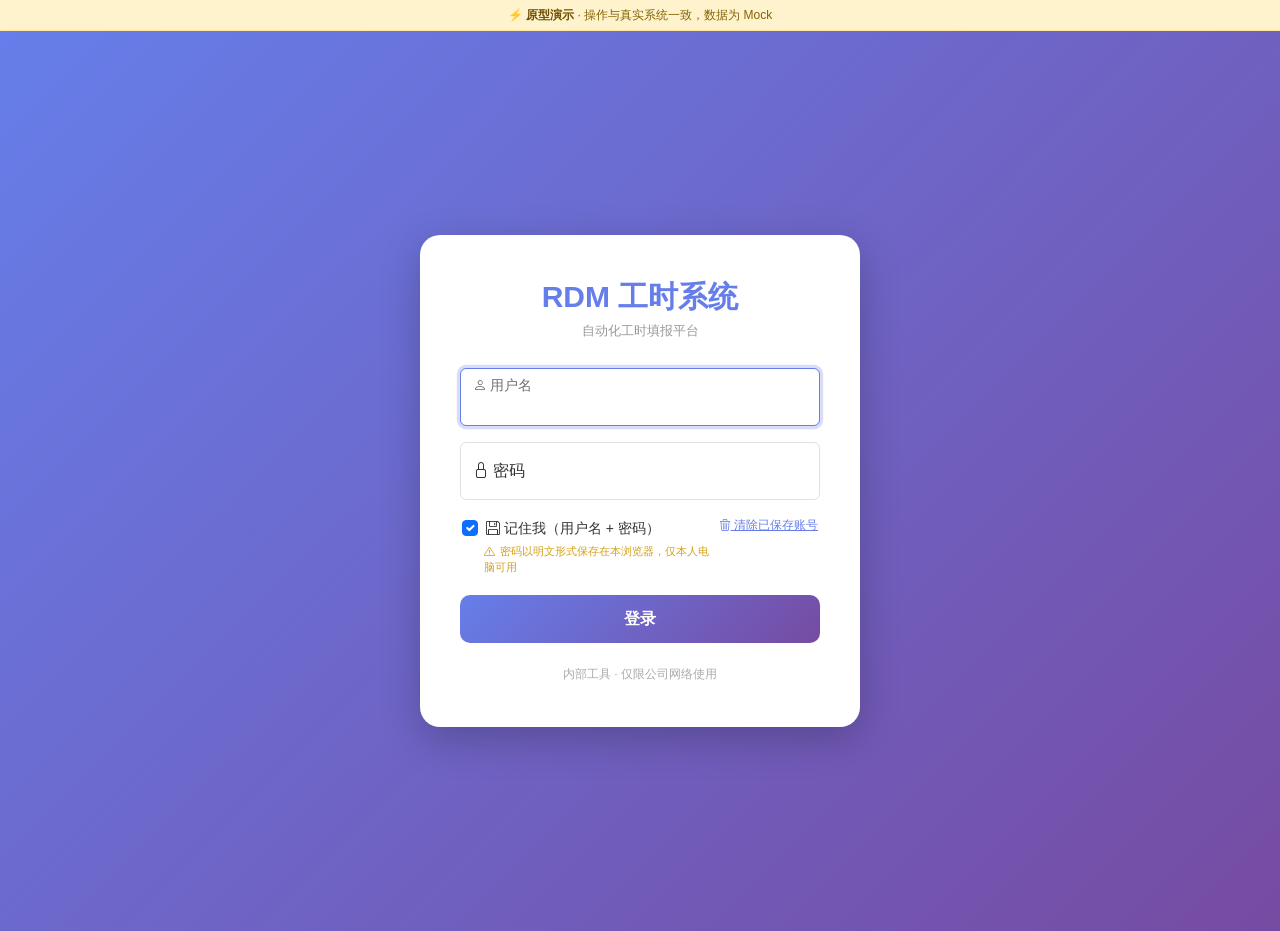
<file: prototype/index.html>
<!DOCTYPE html>
<html lang="zh-CN">
<head>
    <meta charset="UTF-8">
    <meta name="viewport" content="width=device-width, initial-scale=1.0">
    <title>RDM 工时填报系统 · 登录</title>
    <link href="https://cdn.jsdelivr.net/npm/bootstrap@5.3.0/dist/css/bootstrap.min.css" rel="stylesheet">
    <link href="https://cdn.jsdelivr.net/npm/bootstrap-icons@1.10.0/font/bootstrap-icons.css" rel="stylesheet">
    <link href="assets/style.css" rel="stylesheet">
</head>
<body>
<div class="proto-ribbon">
    <strong>⚡ 原型演示</strong> · 操作与真实系统一致，数据为 Mock
</div>
<div class="login-page">
    <div class="login-card">
        <h1>RDM 工时系统</h1>
        <p class="login-sub">自动化工时填报平台</p>

        <!-- 错误提示条 -->
        <div class="login-alert" id="loginAlert"></div>

        <form id="loginForm" autocomplete="off">
            <div class="form-floating">
                <input type="text" class="form-control" id="username" placeholder="用户名" autocomplete="off" required autofocus>
                <label for="username"><i class="bi bi-person"></i> 用户名</label>
            </div>

            <div class="form-floating">
                <input type="password" class="form-control" id="password" placeholder="密码" autocomplete="new-password" required>
                <label for="password"><i class="bi bi-lock"></i> 密码</label>
            </div>

            <!-- A6：记住我 + 明文提示 + 清除按钮 -->
            <div class="remember-row">
                <div>
                    <div class="form-check">
                        <input class="form-check-input" type="checkbox" id="rememberMe" checked>
                        <label class="form-check-label" for="rememberMe">
                            <i class="bi bi-floppy"></i> 记住我（用户名 + 密码）
                        </label>
                    </div>
                    <span class="remember-hint">
                        <i class="bi bi-exclamation-triangle icon"></i>
                        密码以明文形式保存在本浏览器，仅本人电脑可用
                    </span>
                </div>
                <button type="button" class="clear-link" id="clearBtn" title="清除已保存账号">
                    <i class="bi bi-trash3"></i> 清除已保存账号
                </button>
            </div>

            <button type="submit" class="btn-login" id="loginBtn">
                <span class="btn-text">登录</span>
                <span class="spinner-border spinner-border-sm" style="display:none;"></span>
            </button>
        </form>

        <div class="login-footer">
            内部工具 · 仅限公司网络使用
        </div>
    </div>
</div>

<script src="https://cdn.jsdelivr.net/npm/bootstrap@5.3.0/dist/js/bootstrap.bundle.min.js"></script>
<script src="assets/app.js"></script>
<script>
(function () {
    const LS_USER = STORAGE_KEYS.REMEMBER_USERNAME;
    const LS_PASS = STORAGE_KEYS.REMEMBER_PASSWORD;
    const LS_FLAG = STORAGE_KEYS.REMEMBER_FLAG;

    const usernameInput = document.getElementById('username');
    const passwordInput = document.getElementById('password');
    const rememberCheck = document.getElementById('rememberMe');
    const loginBtn = document.getElementById('loginBtn');
    const alertBox = document.getElementById('loginAlert');

    /**
     * 自动回填：进入页面时如果有保存的账号密码，填入两个输入框（A6）
     */
    function autoFill() {
        if (localStorage.getItem(LS_FLAG) === 'true') {
            const savedUser = localStorage.getItem(LS_USER);
            const savedPass = localStorage.getItem(LS_PASS);
            if (savedUser) {
                usernameInput.value = savedUser;
                rememberCheck.checked = true;
            }
            if (savedPass) {
                passwordInput.value = savedPass;
            }
        } else {
            // 没勾过的，清除历史遗留数据
            localStorage.removeItem(LS_USER);
            localStorage.removeItem(LS_PASS);
            localStorage.removeItem(LS_FLAG);
            rememberCheck.checked = true;  // 默认勾选
        }
    }

    /**
     * 清除已保存账号（A6）
     */
    function clearSaved() {
        localStorage.removeItem(LS_USER);
        localStorage.removeItem(LS_PASS);
        localStorage.removeItem(LS_FLAG);
        usernameInput.value = '';
        passwordInput.value = '';
        rememberCheck.checked = true;
        toast('已清除保存的账号密码', 'info');
    }

    /**
     * 表单提交
     */
    async function handleLogin(e) {
        e.preventDefault();

        const username = usernameInput.value.trim();
        const password = passwordInput.value.trim();

        if (!username || !password) {
            alertBox.textContent = '用户名或密码不能为空';
            alertBox.style.display = 'block';
            return;
        }

        // 隐藏之前的错误
        alertBox.style.display = 'none';
        loginBtn.querySelector('.btn-text').textContent = '登录中...';
        loginBtn.querySelector('.spinner-border').style.display = 'inline-block';
        loginBtn.disabled = true;

        const data = await apiCall('/api/login', {
            method: 'POST',
            body: JSON.stringify({ username, password })
        });

        if (data.success) {
            // 保存/清除 localStorage
            if (rememberCheck.checked) {
                localStorage.setItem(LS_USER, username);
                localStorage.setItem(LS_PASS, password);
                localStorage.setItem(LS_FLAG, 'true');
            } else {
                localStorage.removeItem(LS_USER);
                localStorage.removeItem(LS_PASS);
                localStorage.removeItem(LS_FLAG);
            }
            window.location.href = 'dashboard.html';
        } else {
            alertBox.textContent = data.message || '登录失败，请稍后重试';
            alertBox.style.display = 'block';
            loginBtn.querySelector('.btn-text').textContent = '登录';
            loginBtn.querySelector('.spinner-border').style.display = 'none';
            loginBtn.disabled = false;
        }
    }

    // 自动回填
    autoFill();

    // 清除
    document.getElementById('clearBtn').addEventListener('click', clearSaved);

    // 登录
    document.getElementById('loginForm').addEventListener('submit', handleLogin);

    // 输入时隐藏错误提示
    usernameInput.addEventListener('input', () => { alertBox.style.display = 'none'; });
    passwordInput.addEventListener('input', () => { alertBox.style.display = 'none'; });
})();
</script>
</body>
</html>
</file>
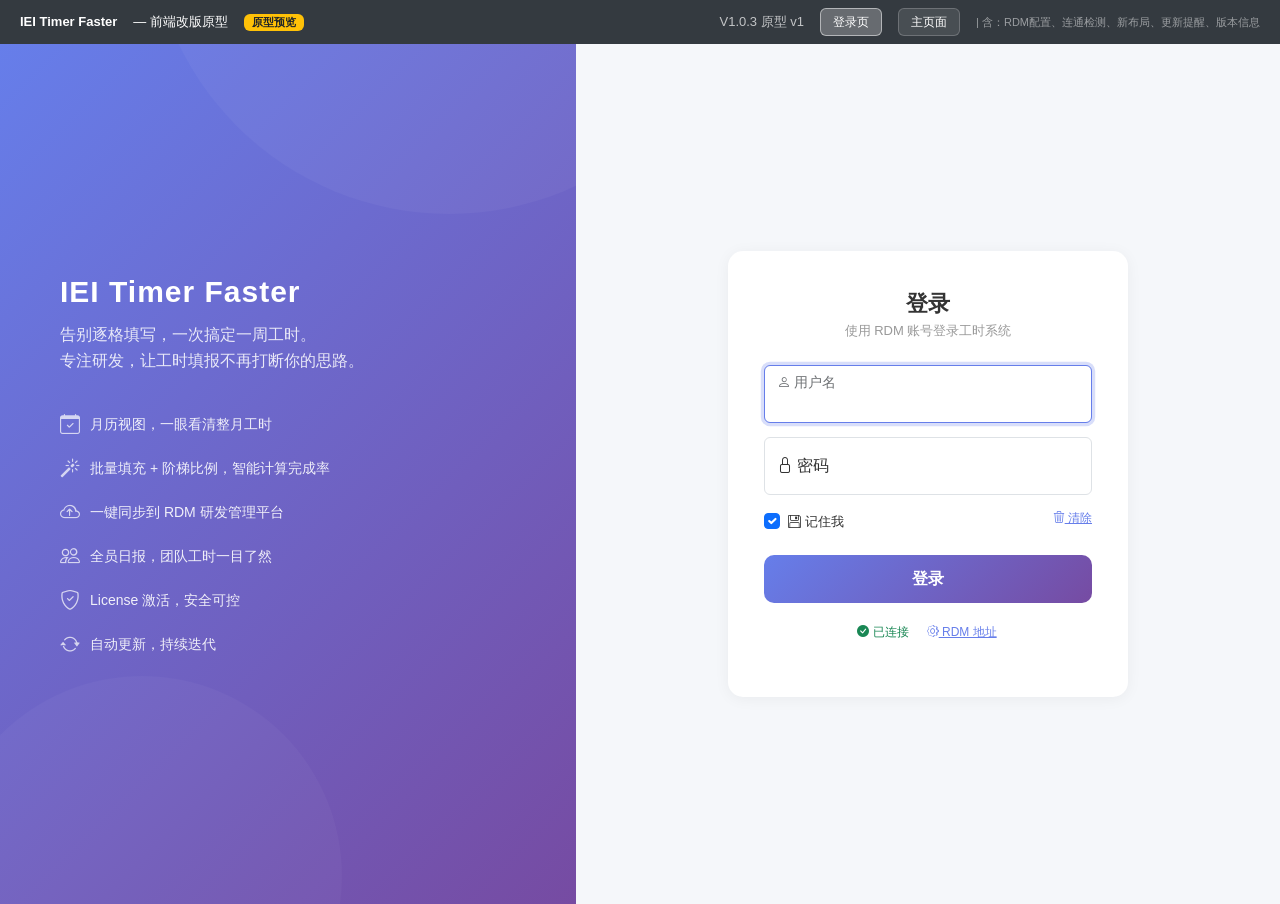
<file: prototype.html>
<!DOCTYPE html>
<html lang="zh-CN">
<head>
    <meta charset="UTF-8">
    <meta name="viewport" content="width=device-width, initial-scale=1.0">
    <title>IEI Timer Faster — 前端改版原型</title>
    <link href="https://cdn.jsdelivr.net/npm/bootstrap@5.3.0/dist/css/bootstrap.min.css" rel="stylesheet">
    <link href="https://cdn.jsdelivr.net/npm/bootstrap-icons@1.10.0/font/bootstrap-icons.css" rel="stylesheet">
    <style>
        /* ============================================================
         * 原型全局样式
         * 与现有视觉规范一致的蓝紫渐变主题
         * ============================================================ */
        :root {
            --gradient: linear-gradient(135deg, #667eea 0%, #764ba2 100%);
            --primary: #667eea;
            --primary-dark: #5a4dc4;
            --bg: #f5f7fa;
            --card-shadow: 0 2px 15px rgba(0,0,0,0.05);
            --card-radius: 15px;
            --danger: #dc3545;
            --success: #198754;
        }

        * { box-sizing: border-box; }
        body {
            background-color: var(--bg);
            font-family: 'Microsoft YaHei', 'Segoe UI', sans-serif;
            color: #333;
            margin: 0;
            padding: 0;
        }

        /* ===== 原型导航栏 ===== */
        .proto-nav {
            background: #343a40;
            color: #fff;
            padding: 8px 20px;
            display: flex;
            align-items: center;
            gap: 16px;
            font-size: 13px;
            position: sticky;
            top: 0;
            z-index: 1100;
        }
        .proto-nav .badge {
            font-size: 11px;
            padding: 3px 8px;
        }
        .proto-nav .nav-btn {
            background: rgba(255,255,255,0.1);
            border: 1px solid rgba(255,255,255,0.2);
            color: #fff;
            padding: 4px 12px;
            border-radius: 6px;
            cursor: pointer;
            font-size: 12px;
            transition: all 0.2s;
        }
        .proto-nav .nav-btn:hover,
        .proto-nav .nav-btn.active {
            background: rgba(255,255,255,0.25);
            border-color: rgba(255,255,255,0.5);
        }

        /* ===== 视图切换 ===== */
        .view { display: none; }
        .view.active { display: block; }

        /* ============================================================
         * 1+2. 登录页（左右布局）
         * ============================================================ */
        .login-split {
            display: flex;
            min-height: calc(100vh - 40px);
        }

        /* 左侧品牌区 */
        .login-brand {
            flex: 0 0 45%;
            background: var(--gradient);
            color: #fff;
            display: flex;
            flex-direction: column;
            justify-content: center;
            padding: 60px;
            position: relative;
            overflow: hidden;
        }
        .login-brand::before {
            content: '';
            position: absolute;
            top: -50%;
            right: -30%;
            width: 600px;
            height: 600px;
            background: rgba(255,255,255,0.04);
            border-radius: 50%;
        }
        .login-brand::after {
            content: '';
            position: absolute;
            bottom: -20%;
            left: -10%;
            width: 400px;
            height: 400px;
            background: rgba(255,255,255,0.03);
            border-radius: 50%;
        }
        .login-brand-content {
            position: relative;
            z-index: 1;
        }
        .login-brand h1 {
            font-size: 30px;
            font-weight: 700;
            margin: 0 0 12px;
            letter-spacing: 1px;
        }
        .login-brand .slogan {
            font-size: 16px;
            opacity: 0.85;
            margin-bottom: 36px;
            line-height: 1.6;
        }
        .login-brand .features {
            list-style: none;
            padding: 0;
            margin: 0;
        }
        .login-brand .features li {
            display: flex;
            align-items: center;
            gap: 10px;
            margin-bottom: 14px;
            font-size: 14px;
            opacity: 0.9;
        }
        .login-brand .features li i {
            font-size: 20px;
            opacity: 0.8;
        }

        /* 右侧登录区 */
        .login-form-side {
            flex: 0 0 55%;
            display: flex;
            align-items: center;
            justify-content: center;
            background: var(--bg);
            padding: 40px;
        }
        .login-form-wrapper {
            width: 100%;
            max-width: 400px;
        }
        .login-card {
            background: #fff;
            border-radius: var(--card-radius);
            box-shadow: var(--card-shadow);
            padding: 40px 36px;
        }
        .login-card h2 {
            font-size: 22px;
            font-weight: 600;
            color: #333;
            margin: 0 0 4px;
            text-align: center;
        }
        .login-card .login-sub {
            color: #999;
            font-size: 13px;
            text-align: center;
            margin-bottom: 24px;
        }
        .login-card .form-floating {
            margin-bottom: 14px;
        }
        .login-card .form-control:focus {
            border-color: var(--primary);
            box-shadow: 0 0 0 0.2rem rgba(102, 126, 234, 0.25);
        }
        .login-card .btn-login {
            background: var(--gradient);
            border: none;
            padding: 12px;
            font-size: 16px;
            font-weight: 600;
            border-radius: 10px;
            width: 100%;
            color: #fff;
            cursor: pointer;
            transition: transform 0.2s, box-shadow 0.2s;
            margin-top: 6px;
        }
        .login-card .btn-login:hover {
            transform: translateY(-2px);
            box-shadow: 0 5px 20px rgba(102, 126, 234, 0.4);
        }
        .login-card .btn-login:disabled {
            opacity: 0.7;
            cursor: not-allowed;
            transform: none;
        }
        .login-alert {
            background: #fff5f6;
            color: #842029;
            border-left: 4px solid #dc3545;
            padding: 10px 14px;
            border-radius: 8px;
            margin-bottom: 16px;
            font-size: 13px;
            display: none;
        }

        /* RDM 地址配置入口 */
        .login-rdm-config {
            display: flex;
            align-items: center;
            justify-content: center;
            gap: 8px;
            margin-bottom: 12px;
        }
        .login-rdm-config .btn-rdm-config {
            background: none;
            border: none;
            padding: 4px 10px;
            font-size: 12px;
            color: var(--primary);
            cursor: pointer;
            transition: all 0.2s;
            text-decoration: underline;
        }
        .login-rdm-config .btn-rdm-config:hover {
            color: #764ba2;
        }
        .login-rdm-config .rdm-status {
            display: inline-flex;
            align-items: center;
            gap: 4px;
            margin-left: 8px;
            font-size: 12px;
        }
        .login-rdm-config .rdm-status .status-ok {
            color: var(--success);
        }
        .login-rdm-config .rdm-status .status-fail {
            color: var(--danger);
        }
        .login-rdm-config .rdm-status .status-checking {
            color: #ffc107;
        }

        .login-footer {
            text-align: center;
            color: #aaa;
            font-size: 12px;
            margin-top: 16px;
        }

        /* Remember me */
        .remember-row {
            display: flex;
            align-items: flex-start;
            justify-content: space-between;
            margin: 6px 0 14px;
            gap: 8px;
        }
        .remember-row .form-check-label { font-size: 13px; color: #333; cursor: pointer; }
        .remember-hint {
            font-size: 11px;
            color: #d4a017;
            margin: 4px 0 0 22px;
            display: block;
        }
        .clear-link {
            background: none;
            border: none;
            color: var(--primary);
            font-size: 12px;
            text-decoration: underline;
            padding: 0;
            cursor: pointer;
            white-space: nowrap;
        }
        .clear-link:hover { color: #764ba2; }

        /* ============================================================
         * 3. 主页面
         * ============================================================ */

        /* 导航栏 */
        .navbar-custom {
            background: var(--gradient);
            box-shadow: 0 2px 10px rgba(0,0,0,0.1);
            padding: 8px 0;
        }
        .navbar-custom .navbar-brand {
            font-weight: 600;
            font-size: 20px;
            color: #fff !important;
        }
        .navbar-custom .nav-btn {
            font-size: 13px;
            border-radius: 8px;
            padding: 5px 12px;
        }

        /* 任务下拉自定义 */
        .task-dropdown-menu {
            max-height: 360px;
            overflow-y: auto;
            min-width: 340px;
            border: none;
            border-radius: 12px;
            box-shadow: 0 4px 20px rgba(0,0,0,0.12);
        }
        .task-dropdown-item {
            padding: 10px 14px;
            border-bottom: 1px solid #f0f0f0;
            cursor: pointer;
            transition: background 0.15s;
        }
        .task-dropdown-item:hover { background: #f8f9ff; }
        .task-dropdown-item:last-child { border-bottom: none; }
        .task-dropdown-item .task-name {
            font-weight: 600;
            font-size: 13px;
            color: #333;
        }
        .task-dropdown-item .task-meta {
            font-size: 11px;
            color: #999;
            margin-top: 2px;
        }

        /* 按钮分类 */
        .header-btn-group {
            display: flex;
            align-items: center;
            gap: 6px;
        }
        .header-btn-group .divider {
            width: 1px;
            height: 20px;
            background: rgba(255,255,255,0.2);
            margin: 0 6px;
        }

        /* 关于按钮红点 */
        .btn-about {
            position: relative;
            overflow: visible !important;
        }
        .btn-about .red-dot {
            position: absolute;
            top: -4px;
            right: -4px;
            width: 10px;
            height: 10px;
            background: #ff4444;
            border-radius: 50%;
            display: none;
            animation: pulse-dot 2s infinite;
        }
        .btn-about .red-dot.show { display: block; }
        @keyframes pulse-dot {
            0%, 100% { transform: scale(1); }
            50% { transform: scale(1.5); opacity: 0.7; }
        }

        /* 月份导航条 */
        .month-bar {
            background: var(--gradient);
            color: #fff;
            padding: 10px 22px;
            border-radius: var(--card-radius);
            margin: 12px 0;
            display: flex;
            align-items: center;
            gap: 16px;
            flex-wrap: wrap;
        }
        .month-bar h3 {
            margin: 0;
            font-size: 20px;
            font-weight: 600;
        }
        .month-bar .btn-month-nav {
            background: rgba(255,255,255,0.15);
            border: none;
            color: #fff;
            width: 34px;
            height: 34px;
            border-radius: 50%;
            cursor: pointer;
            font-size: 16px;
            display: flex;
            align-items: center;
            justify-content: center;
            transition: background 0.2s;
        }
        .month-bar .btn-month-nav:hover { background: rgba(255,255,255,0.3); }

        /* 任务信息区（放在日期行） */
        .task-info-inline {
            margin-left: auto;
            font-size: 13px;
            display: flex;
            align-items: center;
            gap: 10px;
        }
        .task-info-inline .badge-task-status {
            background: rgba(255,255,255,0.2);
            font-size: 12px;
            padding: 4px 10px;
            border-radius: 12px;
        }

        /* 卡片通用 */
        .card-custom {
            border: none;
            border-radius: var(--card-radius);
            box-shadow: var(--card-shadow);
            margin-bottom: 16px;
        }
        .card-custom .card-header {
            background: #fff;
            border-bottom: 2px solid #f5f7fa;
            padding: 12px 18px;
            border-radius: var(--card-radius) var(--card-radius) 0 0;
            font-weight: 600;
        }

        /* 模拟月历 */
        .proto-calendar {
            overflow: hidden;
        }
        .proto-calendar table {
            width: 100%;
            border-collapse: separate;
            border-spacing: 0;
            font-size: 13px;
        }
        .proto-calendar th {
            background: #f8f9fa;
            padding: 10px 6px;
            text-align: center;
            font-weight: 600;
            color: #555;
            border-bottom: 1px solid #eef0f5;
        }
        .proto-calendar td {
            padding: 4px;
            text-align: center;
            border-bottom: 1px solid #f0f0f0;
            height: 70px;
            vertical-align: top;
        }
        .proto-calendar td.workday { background: #e8f4fd; }
        .proto-calendar td.weekend { background: #fde8ec; }
        .proto-calendar td.today {
            box-shadow: inset 0 0 0 2px var(--primary);
            background: #e8f4fd;
        }
        .proto-calendar td.other-month { background: #e9e9e9; color: #bbb; }
        .proto-calendar td.filled { background: #e6f7e9; }
        .proto-calendar td.future { opacity: 0.6; }
        .proto-calendar .day-num {
            font-weight: 600;
            margin-bottom: 2px;
            font-size: 14px;
        }
        .proto-calendar .day-hour {
            font-size: 12px;
            color: var(--primary);
        }
        .proto-calendar .day-badge {
            display: inline-block;
            background: var(--success);
            color: #fff;
            font-size: 10px;
            padding: 1px 6px;
            border-radius: 8px;
            margin-top: 2px;
        }
        .proto-calendar .day-holiday {
            display: inline-block;
            background: #ff6b6b;
            color: #fff;
            font-size: 10px;
            padding: 1px 6px;
            border-radius: 8px;
            margin-top: 2px;
        }

        /* ============================================================
         * 模态框样式
         * ============================================================ */
        .modal-content-custom {
            border: none;
            border-radius: 16px;
            box-shadow: 0 12px 40px rgba(0,0,0,0.18);
        }
        .modal-header-custom {
            background: var(--gradient);
            color: #fff;
            border-radius: 16px 16px 0 0;
            padding: 16px 20px;
            border: none;
        }
        .modal-header-custom .btn-close { filter: brightness(10); }
        .modal-body-custom { padding: 20px 24px; }

        /* License 表格 */
        .lic-table td:first-child {
            width: 90px;
            color: #888;
            font-size: 13px;
        }
        .lic-table td:last-child {
            font-size: 13px;
        }

        /* 版本信息卡片 */
        .version-info-card {
            background: #f8f9ff;
            border: 1px solid #e0e4ff;
            border-radius: 12px;
            padding: 16px;
            margin-bottom: 14px;
        }
        .version-info-card h6 {
            color: var(--primary);
            font-weight: 600;
            margin: 0 0 8px;
        }
        .version-info-card .changelog {
            list-style: none;
            padding: 0;
            margin: 0;
        }
        .version-info-card .changelog li {
            padding: 4px 0;
            font-size: 13px;
            color: #555;
            display: flex;
            align-items: flex-start;
            gap: 6px;
        }
        .version-info-card .changelog li::before {
            content: '•';
            color: var(--primary);
            font-weight: bold;
        }

        .version-compare {
            display: grid;
            grid-template-columns: 1fr 1fr;
            gap: 12px;
        }
        .version-compare .v-col {
            border: 1px solid #e0e4ff;
            border-radius: 10px;
            padding: 14px;
        }
        .version-compare .v-col.current {
            background: #f8f9ff;
        }
        .version-compare .v-col.new {
            background: #fff8e1;
            border-color: #ffe082;
        }
        .version-compare .v-col h6 {
            font-size: 14px;
            font-weight: 600;
            margin: 0 0 8px;
        }
        .version-compare .v-col ul {
            list-style: none;
            padding: 0;
            margin: 0;
            font-size: 12px;
        }
        .version-compare .v-col li {
            padding: 3px 0;
            color: #666;
            display: flex;
            align-items: flex-start;
            gap: 4px;
        }
        .version-compare .v-col li::before { content: '•'; color: var(--primary); }
        .version-compare .v-col.new li::before { content: '+'; color: #f57c00; font-weight: bold; }

        /* ============================================================
         * 4. 发现新版本提示
         * ============================================================ */
        .update-toast-wrapper {
            position: fixed;
            bottom: 24px;
            right: 24px;
            z-index: 1090;
            animation: toast-in 0.4s ease-out;
            cursor: pointer;
        }
        @keyframes toast-in {
            from { transform: translateY(20px); opacity: 0; }
            to { transform: translateY(0); opacity: 1; }
        }
        .update-toast {
            background: #fff;
            border-radius: 14px;
            box-shadow: 0 8px 30px rgba(0,0,0,0.18);
            min-width: 340px;
            max-width: 420px;
            overflow: hidden;
            transition: transform 0.2s;
        }
        .update-toast:hover {
            transform: translateY(-2px);
            box-shadow: 0 10px 36px rgba(0,0,0,0.22);
        }
        .update-toast-header {
            background: linear-gradient(135deg, #43e97b 0%, #38f9d7 100%);
            color: #fff;
            padding: 14px 18px;
            font-size: 14px;
            font-weight: 600;
            display: flex;
            align-items: center;
            gap: 8px;
        }
        .update-toast-header i { font-size: 20px; }
        .update-toast-close {
            margin-left: auto;
            background: none;
            border: none;
            color: rgba(255,255,255,0.8);
            font-size: 22px;
            cursor: pointer;
            line-height: 1;
            padding: 0;
        }
        .update-toast-close:hover { color: #fff; }
        .update-toast-body {
            padding: 12px 18px;
            font-size: 13px;
            color: #666;
            line-height: 1.6;
        }
        .update-toast-body .version-tag {
            display: inline-block;
            background: #e8f5e9;
            color: #2e7d32;
            padding: 2px 8px;
            border-radius: 4px;
            font-size: 12px;
            font-weight: 600;
            margin-right: 8px;
        }
        .update-toast-footer {
            padding: 10px 18px 14px;
            font-size: 12px;
            color: #999;
            display: flex;
            align-items: center;
            justify-content: space-between;
        }
        .update-toast-footer .click-hint {
            color: var(--primary);
        }

        /* ============================================================
         * RDM 配置弹窗
         * ============================================================ */
        .rdm-config-section {
            background: #f8f9fa;
            border-radius: 10px;
            padding: 16px;
            margin-bottom: 12px;
        }
        .rdm-config-section label {
            font-weight: 600;
            font-size: 13px;
            color: #555;
            margin-bottom: 6px;
        }
        .connect-status {
            display: flex;
            align-items: center;
            gap: 8px;
            margin-top: 10px;
            padding: 10px 14px;
            border-radius: 8px;
            font-size: 13px;
        }
        .connect-status.ok {
            background: #e8f5e9;
            color: #2e7d32;
        }
        .connect-status.fail {
            background: #ffebee;
            color: #c62828;
        }
        .connect-status.checking {
            background: #fff8e1;
            color: #f57f17;
        }

        /* ============================================================
         * 帮助提示
         * ============================================================ */
        .tooltip-custom {
            position: relative;
            display: inline-block;
        }
        .tooltip-custom .tooltip-text {
            visibility: hidden;
            background: #333;
            color: #fff;
            text-align: center;
            padding: 4px 10px;
            border-radius: 6px;
            font-size: 11px;
            position: absolute;
            z-index: 1;
            bottom: 120%;
            left: 50%;
            transform: translateX(-50%);
            white-space: nowrap;
            opacity: 0;
            transition: opacity 0.2s;
        }
        .tooltip-custom:hover .tooltip-text {
            visibility: visible;
            opacity: 1;
        }

        /* 响应式 */
        @media (max-width: 768px) {
            .login-split { flex-direction: column; }
            .login-brand {
                flex: 0 0 auto;
                padding: 30px 24px;
                min-height: auto;
            }
            .login-brand h1 { font-size: 28px; }
            .login-form-side { padding: 20px; }
            .version-compare { grid-template-columns: 1fr; }
        }

        /* 模拟表单提交动画 */
        .login-form-wrapper.to-dashboard {
            animation: slideUp 0.4s ease-out forwards;
        }
        @keyframes slideUp {
            to { opacity: 0; transform: translateY(-20px); }
        }
    </style>
</head>
<body>

<!-- 原型导航栏 -->
<div class="proto-nav">
    <strong>IEI Timer Faster</strong> &mdash; 前端改版原型
    <span class="badge bg-warning text-dark">原型预览</span>
    <span style="margin-left:auto;opacity:0.7;">V1.0.3 原型 v1</span>
    <button class="nav-btn active" onclick="switchView('login')">登录页</button>
    <button class="nav-btn" onclick="switchView('dashboard')">主页面</button>
    <span style="font-size:11px;opacity:0.5;">| 含：RDM配置、连通检测、新布局、更新提醒、版本信息</span>
</div>

<!-- ============================================================
     视图1+2：登录页（左右布局 + RDM配置 + 连通检测）
     ============================================================ -->
<div id="view-login" class="view active">
    <div class="login-split">
        <!-- 左侧品牌宣传区 -->
        <div class="login-brand">
            <div class="login-brand-content">
                <h1>IEI Timer Faster</h1>
                <p class="slogan">
                    告别逐格填写，一次搞定一周工时。<br>
                    专注研发，让工时填报不再打断你的思路。
                </p>
                <ul class="features">
                    <li><i class="bi bi-calendar-check"></i> 月历视图，一眼看清整月工时</li>
                    <li><i class="bi bi-magic"></i> 批量填充 + 阶梯比例，智能计算完成率</li>
                    <li><i class="bi bi-cloud-arrow-up"></i> 一键同步到 RDM 研发管理平台</li>
                    <li><i class="bi bi-people"></i> 全员日报，团队工时一目了然</li>
                    <li><i class="bi bi-shield-check"></i> License 激活，安全可控</li>
                    <li><i class="bi bi-arrow-repeat"></i> 自动更新，持续迭代</li>
                </ul>
            </div>
        </div>

        <!-- 右侧登录区 -->
        <div class="login-form-side">
            <div class="login-form-wrapper" id="loginFormWrapper">
                <div class="login-card">
                    <h2>登录</h2>
                    <p class="login-sub">使用 RDM 账号登录工时系统</p>

                    <!-- 错误提示条 -->
                    <div class="login-alert" id="loginAlert"></div>

                    <form id="loginForm" autocomplete="off">
                        <div class="form-floating">
                            <input type="text" class="form-control" id="username"
                                   placeholder="用户名" autocomplete="off" autofocus>
                            <label for="username"><i class="bi bi-person"></i> 用户名</label>
                        </div>
                        <div class="form-floating">
                            <input type="password" class="form-control" id="password"
                                   placeholder="密码" autocomplete="new-password">
                            <label for="password"><i class="bi bi-lock"></i> 密码</label>
                        </div>

                        <!-- 记住我 -->
                        <div class="remember-row">
                            <div>
                                <div class="form-check">
                                    <input class="form-check-input" type="checkbox" id="rememberMe" checked>
                                    <label class="form-check-label" for="rememberMe">
                                        <i class="bi bi-floppy"></i> 记住我
                                    </label>
                                </div>
                            </div>
                            <button type="button" class="clear-link" onclick="protoClearSaved()">
                                <i class="bi bi-trash3"></i> 清除
                            </button>
                        </div>

                        <button type="submit" class="btn-login" id="loginBtn">
                            <span class="btn-text">登录</span>
                        </button>
                    </form>

                    <div class="login-footer">
                        <!-- RDM 地址配置入口 -->
                        <div class="login-rdm-config">
                            <span class="rdm-status" id="rdmStatus">
                                <span class="status-checking">
                                    <i class="bi bi-arrow-repeat spin"></i> 检测中...
                                </span>
                            </span>
                            <button type="button" class="btn-rdm-config"
                                    onclick="openRdmConfig()" title="配置 RDM 服务器地址">
                                <i class="bi bi-gear"></i> RDM 地址
                            </button>
                        </div>
                    </div>
                </div>
            </div>
        </div>
    </div>
</div>

<!-- ============================================================
     视图3：主页面（头部优化 + 按钮分类 + 关于/License）
     ============================================================ -->
<div id="view-dashboard" class="view">
    <!-- 顶部导航栏 -->
    <nav class="navbar-custom">
        <div class="container d-flex align-items-center">
            <!-- 品牌 -->
            <a class="navbar-brand me-3" href="#">
                <i class="bi bi-clock-history"></i> IEI Timer Faster
            </a>

            <!-- 任务选择 + 同步 -->
            <div class="header-btn-group">
                <div class="dropdown">
                    <button class="btn btn-outline-light btn-sm dropdown-toggle nav-btn"
                            data-bs-toggle="dropdown" id="taskBtn">
                        <i class="bi bi-list-check"></i>
                        <span id="taskBtnLabel">[演示] InManage监控 - 后端开发</span>
                    </button>
                    <div class="dropdown-menu task-dropdown-menu p-0">
                        <div class="p-2 border-bottom">
                            <input type="text" class="form-control form-control-sm"
                                   placeholder="搜索任务..." style="border-radius:8px;">
                        </div>
                        <div class="task-dropdown-item active">
                            <div class="task-name">InManage监控平台 - 后端开发</div>
                            <div class="task-meta">InManage监控组 &nbsp; 2026-03-01 ~ 2026-12-31 &nbsp;
                                <span class="badge bg-success" style="font-size:10px;">进行中</span>
                            </div>
                        </div>
                        <div class="task-dropdown-item">
                            <div class="task-name">IEI Timer Faster - 前端改版</div>
                            <div class="task-meta">工时系统 &nbsp; 2026-07-01 ~ 2026-08-15 &nbsp;
                                <span class="badge bg-success" style="font-size:10px;">进行中</span>
                            </div>
                        </div>
                        <div class="task-dropdown-item">
                            <div class="task-name">数据平台 - API 重构</div>
                            <div class="task-meta">基础架构组 &nbsp; 2026-06-01 ~ &nbsp;
                                <span class="badge bg-success" style="font-size:10px;">进行中</span>
                            </div>
                        </div>
                    </div>
                </div>

                <button class="btn btn-outline-light btn-sm nav-btn" title="从 RDM 同步最新任务列表（节假日同步在日期行操作）">
                    <i class="bi bi-arrow-repeat"></i> 同步RDM任务
                </button>

                <span style="color:rgba(255,255,255,0.7);font-size:11px;margin:0 6px;">
                    更新于 2 分钟前
                </span>
            </div>

            <!-- 右侧按钮 -->
            <div class="header-btn-group ms-auto">
                <!-- 关于按钮（带小红点） -->
                <button class="btn btn-outline-light btn-sm nav-btn btn-about"
                        onclick="openAboutModal()" title="关于 & 版本信息">
                    <i class="bi bi-info-circle"></i> 关于
                    <span class="red-dot show" id="aboutRedDot"></span>
                </button>

                <!-- License 按钮 -->
                <button class="btn btn-outline-light btn-sm nav-btn"
                        onclick="openLicenseModal()" title="License 信息">
                    <i class="bi bi-shield-check"></i> License
                </button>

                <!-- RDM 链接 -->
                <a class="btn btn-outline-light btn-sm nav-btn"
                   href="http://10.111.36.3:2029" target="_blank"
                   title="打开 RDM 管理平台">
                    <i class="bi bi-box-arrow-up-right"></i> RDM
                </a>

                <!-- 用户名 + 退出（放一起，最右边） -->
                <div class="d-flex align-items-center gap-1" style="background:rgba(255,255,255,0.08);border-radius:8px;padding:2px 4px 2px 10px;">
                    <span style="color:rgba(255,255,255,0.9);font-size:13px;">
                        <i class="bi bi-person-circle"></i> 田琳
                    </span>
                    <button class="btn btn-outline-light btn-sm nav-btn" onclick="switchView('login')"
                            title="退出登录" style="border:none;font-size:16px;padding:4px 8px;">
                        <i class="bi bi-box-arrow-right"></i>
                    </button>
                </div>
            </div>
        </div>
    </nav>

    <div class="container main-container">
        <!-- 月份导航栏（原设计，不改动） -->
        <div class="month-bar">
            <button class="btn-month-nav" title="上个月">
                <i class="bi bi-chevron-left"></i>
            </button>
            <h3>2026 年 7 月</h3>
            <button class="btn-month-nav" title="下个月">
                <i class="bi bi-chevron-right"></i>
            </button>
            <span class="badge" style="background:rgba(255,255,255,0.25);">本月</span>
        </div>

        <!-- 从日期选择一行开始，保持原设计，不改动 -->
        <div class="card-custom">
            <div class="card-body text-center py-5" style="color:#999;font-size:13px;">
                <i class="bi bi-lock" style="font-size:24px;"></i>
                <br>月历视图 · 批量填充 · 全员日报等区域保持 <strong>当前产品原有设计</strong>，此处不做改动。
            </div>
        </div>
    </div>

    <!-- 右下角：发现新版本提示（可点击查看详情） -->
    <div class="update-toast-wrapper" id="updateToast" onclick="openAboutModal()" style="display:block;">
        <div class="update-toast">
            <div class="update-toast-header">
                <i class="bi bi-rocket-takeoff"></i> 发现新版本
                <button class="update-toast-close" onclick="event.stopPropagation();closeUpdateToast();">&times;</button>
            </div>
            <div class="update-toast-body">
                <span class="version-tag">V1.0.3</span>
                本次更新包含登录页改版、主页面布局优化、版本信息完善等内容。
            </div>
            <div class="update-toast-footer">
                <span>2026-07-10 发布</span>
                <span class="click-hint"><i class="bi bi-hand-index"></i> 点击查看详情</span>
            </div>
        </div>
    </div>
</div>

<!-- ============================================================
     RDM 配置弹窗
     ============================================================ -->
<div class="modal fade" id="rdmConfigModal" tabindex="-1">
    <div class="modal-dialog modal-dialog-centered">
        <div class="modal-content modal-content-custom">
            <div class="modal-header modal-header-custom">
                <h5 class="modal-title"><i class="bi bi-gear"></i> RDM 服务器配置</h5>
                <button type="button" class="btn-close" data-bs-dismiss="modal"></button>
            </div>
            <div class="modal-body modal-body-custom">
                <div class="rdm-config-section">
                    <label>RDM 服务器地址</label>
                    <div class="input-group">
                        <input type="text" class="form-control" id="rdmUrl"
                               value="http://10.111.36.3:2029"
                               style="border-radius:8px 0 0 8px;">
                        <button class="btn btn-primary" onclick="testRdmConnection()"
                                style="border-radius:0 8px 8px 0;">
                            <i class="bi bi-plug"></i> 检测连通性
                        </button>
                    </div>
                    <small class="text-muted">RDM 研发管理平台的访问地址，修改后全局生效。</small>
                </div>

                <div class="connect-status checking" id="connectStatus" style="display:flex;">
                    <i class="bi bi-arrow-repeat"></i>
                    <span>正在检测 RDM 服务连通性...</span>
                </div>

                <div class="mt-3 d-flex justify-content-between">
                    <button class="btn btn-outline-secondary btn-sm" onclick="resetRdmConfig()">
                        <i class="bi bi-arrow-counterclockwise"></i> 恢复默认
                    </button>
                    <button class="btn btn-primary btn-sm" onclick="saveRdmConfig()">
                        <i class="bi bi-check-lg"></i> 保存配置
                    </button>
                </div>
            </div>
        </div>
    </div>
</div>

<!-- ============================================================
     关于弹窗（版本信息 + 更新检查）
     ============================================================ -->
<div class="modal fade" id="aboutModal" tabindex="-1">
    <div class="modal-dialog modal-dialog-centered">
        <div class="modal-content modal-content-custom">
            <div class="modal-header modal-header-custom">
                <h5 class="modal-title"><i class="bi bi-info-circle"></i> 关于 IEI Timer Faster</h5>
                <button type="button" class="btn-close" data-bs-dismiss="modal"></button>
            </div>
            <div class="modal-body modal-body-custom">
                <!-- 产品信息 -->
                <div class="version-info-card mb-3">
                    <h6>产品信息</h6>
                    <div class="d-flex align-items-center justify-content-between" style="font-size:13px;">
                        <div>
                            <span style="color:#888;">当前版本</span>
                            <span class="badge ms-2" style="background:var(--primary);">V1.0.2</span>
                        </div>
                        <button class="btn btn-outline-primary btn-sm" onclick="openReleaseNote();event.stopPropagation();">
                            <i class="bi bi-journal-text"></i> Release Note
                        </button>
                    </div>
                </div>

                <!-- 更新检查 -->
                <div class="d-flex align-items-center justify-content-between mb-2">
                    <div>
                        <span class="text-success" id="updateStatusMsg" style="display:none;">
                            <i class="bi bi-check-circle-fill"></i> 已是最新版本
                        </span>
                        <span class="text-muted" id="updateInitMsg" style="font-size:13px;">
                            <i class="bi bi-arrow-repeat"></i> 点击右侧按钮检查是否有新版本
                        </span>
                        <span class="text-primary" id="updateAvailableMsg" style="display:none;">
                            <i class="bi bi-arrow-up-circle"></i> 发现新版本 V1.0.3
                        </span>
                    </div>
                    <button class="btn btn-outline-primary btn-sm" onclick="simulateCheckUpdate()">
                        <i class="bi bi-arrow-repeat"></i> 检查更新
                    </button>
                </div>

                <!-- 发现新版本后的介绍区域（初始隐藏，检查后显示） -->
                <div class="version-info-card" id="newVersionBox" style="display:none;background:#fff8e1;border-color:#ffe082;">
                    <h6 style="color:#f57c00;"><i class="bi bi-rocket-takeoff"></i> 新版本 V1.0.3</h6>
                    <p style="font-size:12px;color:#666;margin:0 0 8px;">本次更新包含登录页改版、主页面布局优化、版本信息完善等内容。</p>
                    <button class="btn btn-outline-warning btn-sm" onclick="openReleaseNote();event.stopPropagation();">
                        <i class="bi bi-eye"></i> 查看更新内容
                    </button>
                    <button class="btn btn-primary btn-sm ms-2" id="downloadUpdateBtn" onclick="simulateDownloadUpdate()" style="display:none;">
                        <i class="bi bi-download"></i> 下载更新
                    </button>
                    <div class="mt-2" id="downloadProgress" style="display:none;">
                        <div class="progress" style="height:8px;border-radius:4px;">
                            <div class="progress-bar progress-bar-striped progress-bar-animated" style="width:0%;" id="dlProgressBar"></div>
                        </div>
                        <small class="text-muted mt-1" id="dlProgressText"></small>
                    </div>
                </div>
            </div>
            <div class="modal-footer" style="border:none;">
                <button type="button" class="btn btn-secondary btn-sm" data-bs-dismiss="modal">关闭</button>
            </div>
        </div>
    </div>
</div>

<!-- ============================================================
     Release Note 弹窗
     ============================================================ -->
<div class="modal fade" id="releaseNoteModal" tabindex="-1">
    <div class="modal-dialog modal-dialog-centered">
        <div class="modal-content modal-content-custom">
            <div class="modal-header modal-header-custom">
                <h5 class="modal-title"><i class="bi bi-journal-text"></i> Release Note</h5>
                <button type="button" class="btn-close" data-bs-dismiss="modal"></button>
            </div>
            <div class="modal-body modal-body-custom">
                <div class="version-info-card">
                    <h6>V1.0.2</h6>
                    <ul class="changelog">
                        <li>支持缓存任务列表，启动速度大幅提升</li>
                        <li>月历视图改为整月展示，支持跨月查看</li>
                        <li>任务下拉框增加搜索过滤和项目信息展示</li>
                        <li>批量填充增加阶梯比例模式，智能计算完成率</li>
                        <li>新增全员日报功能，查看团队工时统计</li>
                        <li>节假日自动同步，法定假期标注在月历上</li>
                    </ul>
                </div>
            </div>
            <div class="modal-footer" style="border:none;">
                <button type="button" class="btn btn-secondary btn-sm" data-bs-dismiss="modal">关闭</button>
            </div>
        </div>
    </div>
</div>

<!-- ============================================================
     License 信息弹窗
     ============================================================ -->
<div class="modal fade" id="licenseModal" tabindex="-1">
    <div class="modal-dialog modal-dialog-centered">
        <div class="modal-content modal-content-custom">
            <div class="modal-header modal-header-custom">
                <h5 class="modal-title"><i class="bi bi-shield-check"></i> License 信息</h5>
                <button type="button" class="btn-close" data-bs-dismiss="modal"></button>
            </div>
            <div class="modal-body modal-body-custom">
                <table class="table table-borderless mb-0 lic-table">
                    <tbody>
                        <tr>
                            <td>激活状态</td>
                            <td><span class="badge bg-success">已激活</span></td>
                        </tr>
                        <tr>
                            <td>授权类型</td>
                            <td id="licType">1 年</td>
                        </tr>
                        <tr>
                            <td>过期时间</td>
                            <td id="licExp">2027-06-25</td>
                        </tr>
                        <tr>
                            <td>激活时间</td>
                            <td id="licActivatedAt">2026-06-25</td>
                        </tr>
                        <tr>
                            <td>SN 码</td>
                            <td>
                                <code style="font-size:11px;word-break:break-all;">dGlhbmxpbg==</code>
                                <button class="btn btn-link btn-sm py-0" onclick="copySn()" title="复制 SN 码">
                                    <i class="bi bi-clipboard"></i>
                                </button>
                            </td>
                        </tr>
                    </tbody>
                </table>
            </div>
            <div class="modal-footer" style="border:none;">
                <a class="btn btn-outline-success btn-sm" href="#" onclick="protoToast('模拟跳转到激活页面', 'info')">
                    <i class="bi bi-arrow-repeat"></i> 重新激活
                </a>
                <button type="button" class="btn btn-secondary btn-sm" data-bs-dismiss="modal">关闭</button>
            </div>
        </div>
    </div>
</div>

<!-- Bootstrap JS -->
<script src="https://cdn.jsdelivr.net/npm/bootstrap@5.3.0/dist/js/bootstrap.bundle.min.js"></script>

<script>
/* ============================================================
 * 原型交互逻辑
 * ============================================================ */

// ===== 视图切换 =====
function switchView(name) {
    document.querySelectorAll('.view').forEach(v => v.classList.remove('active'));
    document.getElementById('view-' + name).classList.add('active');

    // 高亮导航按钮
    document.querySelectorAll('.proto-nav .nav-btn').forEach(b => b.classList.remove('active'));
    event && event.target && event.target.closest('.nav-btn') &&
        event.target.closest('.nav-btn').classList.add('active');

    // 登录页自动检测连通性
    if (name === 'login') {
        setTimeout(autoCheckRdm, 300);
    }
    // 主页面检查是否有更新提示
    if (name === 'dashboard') {
        updateToastCheck();
    }
}

// ===== 原型 Toast 通知 =====
function protoToast(msg, type) {
    const wrapper = document.createElement('div');
    wrapper.className = 'update-toast-wrapper';
    wrapper.style.top = '24px';
    wrapper.style.right = '24px';
    wrapper.style.bottom = 'auto';
    wrapper.style.animation = 'toast-in 0.3s ease-out';
    const colors = {
        success: { bg: 'linear-gradient(135deg, #43e97b 0%, #38f9d7 100%)', icon: 'check-circle' },
        error:   { bg: 'linear-gradient(135deg, #ff6b6b 0%, #ee5a24 100%)', icon: 'exclamation-circle' },
        warn:    { bg: 'linear-gradient(135deg, #ffd93d 0%, #ff8c00 100%)', icon: 'exclamation-triangle' },
        info:    { bg: 'linear-gradient(135deg, #667eea 0%, #764ba2 100%)', icon: 'info-circle' }
    };
    const c = colors[type] || colors.info;
    wrapper.innerHTML = `
        <div class="update-toast">
            <div class="update-toast-header" style="background:${c.bg};cursor:default;">
                <i class="bi bi-${c.icon}"></i> 提示
            </div>
            <div class="update-toast-body">${msg}</div>
        </div>`;
    document.body.appendChild(wrapper);
    setTimeout(() => wrapper.remove(), 3000);
}

// ===== 登录页交互 =====
document.getElementById('loginForm').addEventListener('submit', function(e) {
    e.preventDefault();
    const btn = document.getElementById('loginBtn');
    const alertBox = document.getElementById('loginAlert');
    const user = document.getElementById('username').value.trim();
    const pass = document.getElementById('password').value.trim();

    if (!user || !pass) {
        alertBox.textContent = '用户名或密码不能为空';
        alertBox.style.display = 'block';
        return;
    }

    alertBox.style.display = 'none';
    btn.querySelector('.btn-text').textContent = '登录中...';
    btn.disabled = true;

    // 模拟登录
    setTimeout(() => {
        protoToast('登录成功，正在跳转...', 'success');
        document.getElementById('loginFormWrapper').classList.add('to-dashboard');
        setTimeout(() => {
            switchView('dashboard');
            btn.querySelector('.btn-text').textContent = '登录';
            btn.disabled = false;
            document.getElementById('loginFormWrapper').classList.remove('to-dashboard');
        }, 600);
    }, 1000);
});

function protoClearSaved() {
    document.getElementById('username').value = '';
    document.getElementById('password').value = '';
    protoToast('已清除保存的账号密码', 'info');
}

// ===== RDM 地址配置 =====
function openRdmConfig() {
    new bootstrap.Modal(document.getElementById('rdmConfigModal')).show();
    // 自动检测连通性
    setTimeout(simulateRdmCheck, 500);
}

function simulateRdmCheck() {
    const status = document.getElementById('connectStatus');
    status.className = 'connect-status checking';
    status.style.display = 'flex';
    status.querySelector('span').textContent = '正在检测 RDM 服务连通性...';
    status.querySelector('i').className = 'bi bi-arrow-repeat';

    // 模拟 1.5 秒后返回结果
    setTimeout(() => {
        const url = document.getElementById('rdmUrl').value.trim();
        // 模拟：默认地址检测成功，其他地址随机
        const ok = url === 'http://10.111.36.3:2029';
        status.className = 'connect-status ' + (ok ? 'ok' : 'fail');
        status.innerHTML = ok
            ? '<i class="bi bi-check-circle-fill"></i><span>连接成功！RDM 服务运行正常。</span>'
            : '<i class="bi bi-x-circle-fill"></i><span>无法连接到 RDM 服务，请检查地址是否正确。</span>';
    }, 1500);
}

function testRdmConnection() {
    const status = document.getElementById('connectStatus');
    status.className = 'connect-status checking';
    status.style.display = 'flex';
    status.innerHTML = '<i class="bi bi-arrow-repeat"></i><span>正在检测...</span>';
    setTimeout(simulateRdmCheck, 800);
}

function resetRdmConfig() {
    document.getElementById('rdmUrl').value = 'http://10.111.36.3:2029';
    simulateRdmCheck();
    protoToast('已恢复默认 RDM 地址', 'info');
}

function saveRdmConfig() {
    const url = document.getElementById('rdmUrl').value.trim();
    protoToast('RDM 地址已保存：' + url, 'success');
    updateRdmStatus(true);
    new bootstrap.Modal(document.getElementById('rdmConfigModal')).hide();
}

// 登录页 RDM 连通状态显示
function updateRdmStatus(ok) {
    const el = document.getElementById('rdmStatus');
    if (ok) {
        el.innerHTML = '<span class="status-ok"><i class="bi bi-check-circle-fill"></i> 已连接</span>';
    } else {
        el.innerHTML = '<span class="status-fail"><i class="bi bi-x-circle-fill"></i> 未连接</span>';
    }
}

// 登录页自动检测
function autoCheckRdm() {
    setTimeout(() => updateRdmStatus(true), 800);
}

// ===== 关于弹窗 =====
function openAboutModal() {
    // 关闭更新 toast
    const toast = document.getElementById('updateToast');
    if (toast) toast.style.display = 'none';
    // 重置状态
    document.getElementById('updateInitMsg').style.display = '';
    document.getElementById('updateStatusMsg').style.display = 'none';
    document.getElementById('updateAvailableMsg').style.display = 'none';
    document.getElementById('newVersionBox').style.display = 'none';
    document.getElementById('downloadUpdateBtn').style.display = 'none';
    document.getElementById('downloadProgress').style.display = 'none';
    new bootstrap.Modal(document.getElementById('aboutModal')).show();
}

function openReleaseNote() {
    new bootstrap.Modal(document.getElementById('releaseNoteModal')).show();
}

function simulateCheckUpdate() {
    document.getElementById('updateInitMsg').style.display = 'none';
    document.getElementById('updateStatusMsg').innerHTML =
        '<span class="spinner-border spinner-border-sm" role="status"></span> 正在检查更新...';
    document.getElementById('updateStatusMsg').style.display = 'block';
    document.getElementById('updateAvailableMsg').style.display = 'none';
    document.getElementById('newVersionBox').style.display = 'none';

    setTimeout(() => {
        // 模拟：发现新版本
        document.getElementById('updateStatusMsg').style.display = 'none';
        document.getElementById('updateAvailableMsg').style.display = 'block';
        document.getElementById('newVersionBox').style.display = 'block';
        document.getElementById('downloadUpdateBtn').style.display = '';
        document.getElementById('aboutRedDot').classList.add('show');
    }, 1500);
}

function simulateDownloadUpdate() {
    const progDiv = document.getElementById('downloadProgress');
    const bar = document.getElementById('dlProgressBar');
    const text = document.getElementById('dlProgressText');
    const dlBtn = document.getElementById('downloadUpdateBtn');

    dlBtn.disabled = true;
    dlBtn.innerHTML = '<span class="spinner-border spinner-border-sm"></span> 下载中...';
    progDiv.style.display = 'block';
    bar.style.width = '0%';
    let p = 0;
    const timer = setInterval(() => {
        p += Math.random() * 20 + 5;
        if (p >= 100) {
            p = 100;
            clearInterval(timer);
            bar.classList.remove('progress-bar-striped', 'progress-bar-animated');
            bar.classList.add('bg-success');
            text.textContent = '下载完成，准备安装...';
            dlBtn.innerHTML = '<i class="bi bi-box-arrow-up"></i> 安装更新';
            dlBtn.disabled = false;
            dlBtn.onclick = function() {
                protoToast('模拟安装中...（实际会调用系统安装程序）', 'info');
                document.getElementById('aboutRedDot').classList.remove('show');
                document.getElementById('updateAvailableMsg').innerHTML =
                    '<i class="bi bi-check-circle-fill"></i> 已更新到最新版本 V1.0.3';
                document.getElementById('updateAvailableMsg').className = 'text-success';
                document.getElementById('newVersionBox').style.display = 'none';
                document.getElementById('downloadProgress').style.display = 'none';
            };
        }
        bar.style.width = p + '%';
        text.textContent = '下载中 ' + Math.round(p) + '%';
    }, 300);
}

// ===== License 弹窗 =====
function openLicenseModal() {
    new bootstrap.Modal(document.getElementById('licenseModal')).show();
    try { bootstrap.Modal.getInstance('#aboutModal')?.hide(); } catch(_) {}
}

function copySn() {
    navigator.clipboard.writeText('dGlhbmxpbg==')  // demo SN
        .then(() => protoToast('SN 码已复制到剪贴板', 'success'))
        .catch(() => protoToast('复制失败，请手动复制', 'error'));
}

// ===== 更新 Toast =====
function closeUpdateToast() {
    document.getElementById('updateToast').style.display = 'none';
}

function updateToastCheck() {
    // 模拟：主页面显示更新 toast
    const toast = document.getElementById('updateToast');
    if (toast) {
        toast.style.display = 'block';
    }
    // 显示关于按钮红点
    document.getElementById('aboutRedDot').classList.add('show');
}

// ===== 初始化 =====
autoCheckRdm();
</script>

</body>
</html>
</file>
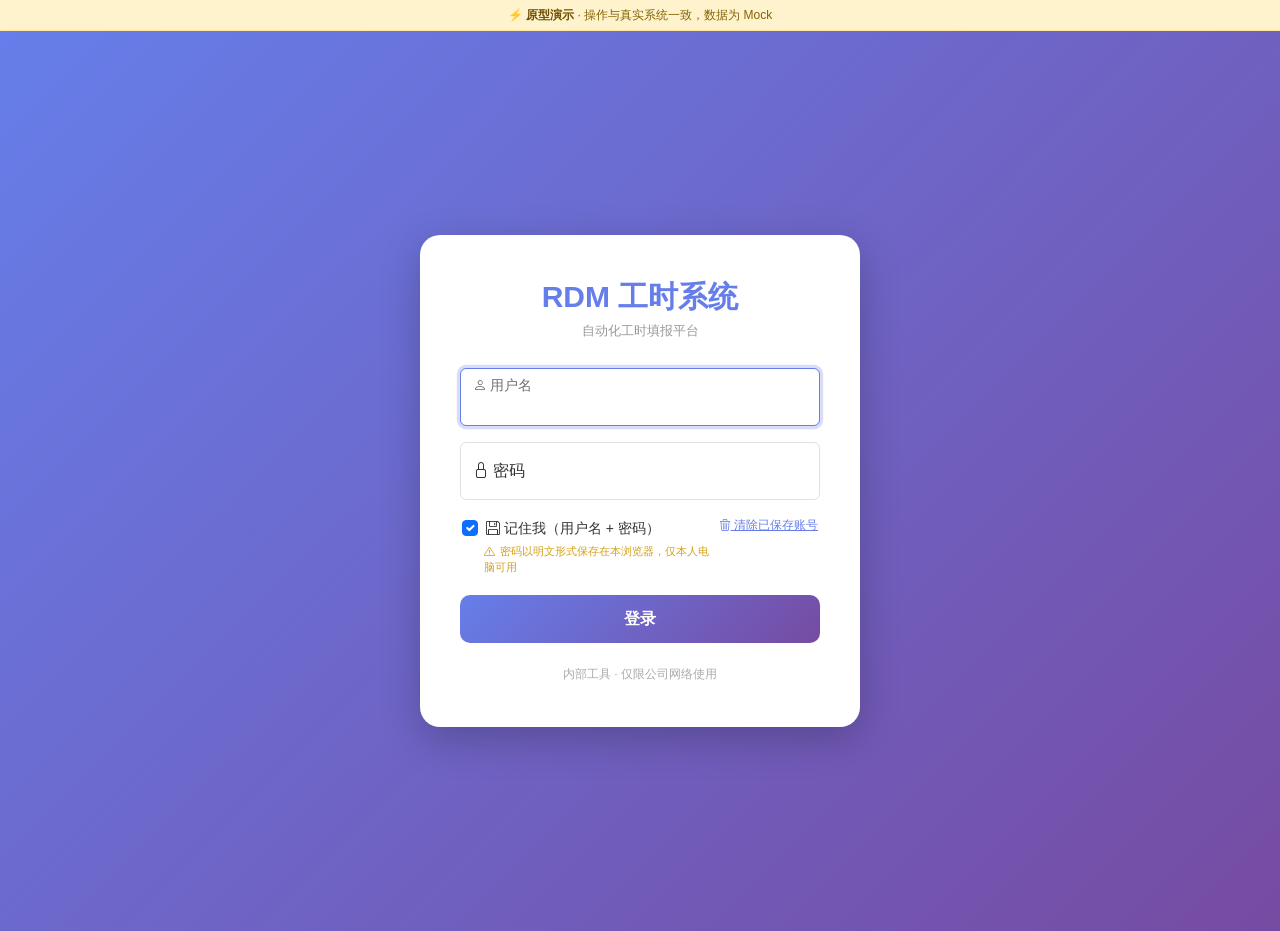
<file: prototype/dashboard.html>
<!DOCTYPE html>
<html lang="zh-CN">
<head>
    <meta charset="UTF-8">
    <meta name="viewport" content="width=device-width, initial-scale=1.0">
    <title>RDM 工时填报系统</title>
    <link href="https://cdn.jsdelivr.net/npm/bootstrap@5.3.0/dist/css/bootstrap.min.css" rel="stylesheet">
    <link href="https://cdn.jsdelivr.net/npm/bootstrap-icons@1.10.0/font/bootstrap-icons.css" rel="stylesheet">
    <link href="assets/style.css" rel="stylesheet">
</head>
<body>

<div class="proto-ribbon">
    <strong>⚡ 原型演示</strong> · 操作与真实系统一致，数据为 Mock。提交「故障演示用任务」可看到失败重试流程
</div>

<!-- 顶部导航 -->
<nav class="navbar navbar-expand-lg navbar-dark">
    <div class="container">
        <a class="navbar-brand" href="dashboard.html">
            <i class="bi bi-clock-history"></i> RDM 工时系统
        </a>
        <div class="d-flex align-items-center">
            <span class="navbar-text me-3">
                <i class="bi bi-person-circle"></i> <span id="navUsername">-</span>
            </span>
            <button class="btn btn-outline-light btn-sm" id="logoutBtn">
                <i class="bi bi-box-arrow-right"></i> 退出
            </button>
        </div>
    </div>
</nav>

<div class="container main-container">

    <!-- 周信息条 -->
    <div class="week-bar">
        <div>
            <h2>
                <i class="bi bi-calendar-week"></i>
                <span id="weekTitle">加载中...</span>
                <span class="badge-current" id="weekBadge" style="display:none;">本周</span>
            </h2>
            <p class="week-sub" id="weekSub">-</p>
        </div>
        <div class="d-flex align-items-center gap-3">
            <label class="text-white" style="font-size:13px;">
                <i class="bi bi-calendar-event"></i> 选择日期
                <input type="date" class="date-picker ms-2" id="datePicker">
            </label>
            <div class="form-check form-switch ms-2" title="启用后周六周日可编辑；切周后会恢复禁用">
                <input class="form-check-input" type="checkbox" id="enableWeekend">
                <label class="form-check-label" for="enableWeekend">启用周末</label>
            </div>
        </div>
    </div>

    <!-- 回填提示 -->
    <div class="refill-banner" id="refillBanner" style="display:none;">
        <i class="bi bi-arrow-counterclockwise"></i>
        <span id="refillText">已回填该周 RDM 中已有的工时数据。修改后提交将覆盖原记录。</span>
    </div>

    <div class="row">
        <!-- 左侧：工时表格 -->
        <div class="col-lg-9">
            <div class="card timesheet-card">
                <div class="card-header d-flex justify-content-between align-items-center">
                    <h5><i class="bi bi-list-task"></i> 工时填写</h5>
                    <small class="text-muted">
                        每格上输入工时（步进 0.5h），下输入完成率（0–100）
                    </small>
                </div>
                <div class="card-body" style="padding: 0;">
                    <div class="timesheet-wrap">
                        <table class="timesheet" id="timesheetTable">
                            <thead id="timesheetHead"></thead>
                            <tbody id="timesheetBody"></tbody>
                            <tfoot id="timesheetFoot"></tfoot>
                        </table>
                    </div>
                </div>
            </div>
        </div>

        <!-- 右侧：操作面板 -->
        <div class="col-lg-3">
            <div class="card action-panel">
                <div class="card-header">
                    <h5><i class="bi bi-gear"></i> 操作</h5>
                </div>
                <div class="card-body">
                    <div class="d-grid gap-2">
                        <button class="btn btn-primary btn-action" id="submitBtn">
                            <i class="bi bi-check-circle"></i> 提交本周工时
                        </button>
                        <button class="btn btn-outline-secondary btn-action" id="clearBtn">
                            <i class="bi bi-eraser"></i> 全部清空
                        </button>
                    </div>

                    <!-- U1：批量填充某个任务的全周工时 -->
                    <div class="bulk-fill-block">
                        <div class="bulk-title">
                            <i class="bi bi-magic"></i> 批量填充
                        </div>
                        <div class="bulk-hint">选中下方任务，按"工作日"或"全周"基准值填入</div>
                        <select class="form-select form-select-sm" id="bulkTaskSelect">
                            <option value="">-- 选择任务 --</option>
                        </select>
                        <div class="bulk-row">
                            <label>每天小时</label>
                            <input type="number" class="form-control form-control-sm"
                                   id="bulkHour" step="0.5" min="0" max="24" value="8">
                        </div>
                        <div class="bulk-row">
                            <label>每天完成率</label>
                            <input type="number" class="form-control form-control-sm"
                                   id="bulkRate" step="1" min="0" max="100" value="80" placeholder="可空">
                            <span class="bulk-suffix">%</span>
                        </div>
                        <div class="d-grid gap-1 mt-2">
                            <button class="btn btn-sm btn-outline-primary" id="bulkApplyWorkdayBtn"
                                    title="周一到周五填入；周末跳过">
                                <i class="bi bi-calendar-week"></i> 应用到工作日
                            </button>
                            <button class="btn btn-sm btn-outline-primary" id="bulkApplyAllBtn"
                                    title="周一到周日全部填入（含周末）">
                                <i class="bi bi-calendar-check"></i> 应用到全周
                            </button>
                        </div>
                    </div>

                    <div class="summary-block">
                        <div class="row"><span>本周总工时</span><strong id="sumTotal">0 h</strong></div>
                        <div class="row"><span>有数据任务</span><strong id="sumActive">0 / 0</strong></div>
                        <div class="row"><span>周末状态</span><strong id="sumWeekend">禁用</strong></div>
                    </div>
                </div>
            </div>

            <div class="card">
                <div class="card-header">
                    <h5><i class="bi bi-lightbulb"></i> 小贴士</h5>
                </div>
                <div class="card-body" style="font-size:13px;">
                    <ul class="list-unstyled mb-0">
                        <li class="mb-2"><i class="bi bi-check2 text-success"></i> 任务来自【我负责 + 我参与】，已自动去重</li>
                        <li class="mb-2"><i class="bi bi-check2 text-success"></i> 只显示状态为「未启动 / 进行中」的任务</li>
                        <li class="mb-2"><i class="bi bi-check2 text-success"></i> 切到旧周会自动回填 RDM 已有数据</li>
                        <li class="mb-2"><i class="bi bi-check2 text-success"></i> 提交：按任务逐个、每个任务再逐天提交，遇到失败立即停止</li>
                        <li class="mb-2"><i class="bi bi-check2 text-success"></i> 当天小时为 0 不会被提交</li>
                    </ul>
                </div>
            </div>
        </div>
    </div>
</div>

<!-- 提交进度面板 -->
<div class="modal fade progress-modal" id="progressModal" tabindex="-1"
     data-bs-backdrop="static" data-bs-keyboard="false">
    <div class="modal-dialog modal-lg modal-dialog-centered">
        <div class="modal-content">
            <div class="modal-header" id="progressHeader">
                <h5 class="modal-title">
                    <i class="bi bi-cloud-upload"></i> 正在提交本周工时
                </h5>
            </div>
            <div class="modal-body">
                <div class="d-flex justify-content-between mb-2">
                    <span>进度：<strong id="progCount">0 / 0</strong></span>
                    <span id="progPercent">0%</span>
                </div>
                <div class="progress">
                    <div class="progress-bar" role="progressbar" style="width:0%;" id="progBar"></div>
                </div>
                <div class="task-list" id="progList"></div>
                <p class="modal-footer-note" id="progNote">
                    请勿关闭窗口，提交过程中可能持续几十秒
                </p>
            </div>
        </div>
    </div>
</div>

<!-- 失败弹窗 -->
<div class="modal fade fail-modal" id="failModal" tabindex="-1">
    <div class="modal-dialog modal-dialog-centered">
        <div class="modal-content">
            <div class="modal-header">
                <h5 class="modal-title"><i class="bi bi-x-circle-fill fail-icon"></i> 提交失败</h5>
                <button type="button" class="btn-close" data-bs-dismiss="modal"></button>
            </div>
            <div class="modal-body">
                <p>
                    任务 <strong id="failTaskName">-</strong>
                    (<code id="failTaskId">-</code>) 提交失败
                </p>
                <div class="fail-detail">
                    <strong>失败原因：</strong>
                    <span id="failReason">-</span>
                </div>
                <div class="pending-list">
                    <i class="bi bi-exclamation-triangle"></i>
                    <strong>后续 <span id="failPendingCount">0</span> 个任务未提交，请手动到 RDM 处理：</strong>
                    <ul id="failPendingList"></ul>
                </div>
                <p class="text-muted mt-3" style="font-size:13px;">
                    <i class="bi bi-info-circle"></i>
                    已成功提交的任务保持已提交状态。
                </p>
            </div>
            <div class="modal-footer">
                <button type="button" class="btn btn-outline-primary"
                        onclick="window.open('http://10.111.36.3:2029', '_blank')">
                    <i class="bi bi-box-arrow-up-right"></i> 打开 RDM 网页
                </button>
                <button type="button" class="btn btn-secondary" data-bs-dismiss="modal">我知道了</button>
            </div>
        </div>
    </div>
</div>

<script src="https://cdn.jsdelivr.net/npm/bootstrap@5.3.0/dist/js/bootstrap.bundle.min.js"></script>
<script src="assets/app.js"></script>
<script>
/* ============================================================
 * dashboard.html · 工时主表交互
 *
 * 状态：
 *   state.selectedDate  当前选中日期
 *   state.monday        当前选中周周一
 *   state.days[7]       当前周 7 天信息
 *   state.tasks[]       原始任务列表（B 接口）
 *   state.entries{}     按 task_id 索引 -> {hours[7], rates[7]}
 *   state.weekendEnabled 周末是否启用（C3）
 * ============================================================ */

(function () {

    // ===== 未登录拦截：A4 =====
    if (!isLoggedIn()) {
        window.location.href = 'index.html';
        return;
    }
    document.getElementById('navUsername').textContent = currentUser();

    // ===== 状态 =====
    const state = {
        selectedDate: new Date(),
        monday: null,
        days: [],
        tasks: [],
        entries: {},
        weekendEnabled: false,
        hasRefill: false
    };

    // ===== 初始化 =====
    async function init() {
        bindControls();
        await selectWeek(new Date());
    }

    // ===== 控件 =====
    function bindControls() {
        const datePicker = document.getElementById('datePicker');
        datePicker.value = fmtDate(new Date());
        datePicker.addEventListener('change', (e) => {
            if (!e.target.value) return;
            // 避免 'YYYY-MM-DD' 被 new Date 解析为 UTC 造成时区偏移
            const [y, m, d] = e.target.value.split('-').map(Number);
            selectWeek(new Date(y, m - 1, d));
        });

        document.getElementById('enableWeekend').addEventListener('change', (e) => {
            state.weekendEnabled = e.target.checked;
            renderTable();
            updateSummary();
        });

        document.getElementById('submitBtn').addEventListener('click', startSubmit);
        document.getElementById('clearBtn').addEventListener('click', clearAll);

        // ===== U1 批量填充 =====
        document.getElementById('bulkApplyWorkdayBtn').addEventListener('click', () => bulkApply(false));
        document.getElementById('bulkApplyAllBtn').addEventListener('click', () => bulkApply(true));
        // 点击表格行选择任务
        document.getElementById('timesheetBody').addEventListener('click', (e) => {
            const tr = e.target.closest('tr[data-task-id]');
            if (tr) selectTask(tr.dataset.taskId);
        });

        document.getElementById('logoutBtn').addEventListener('click', async () => {
            await apiCall('/api/logout', { method: 'POST' });
            // A5：保留 localStorage 中"记住的账号密码"
            window.location.href = 'index.html';
        });
    }

    // ===== 选周 =====
    async function selectWeek(date) {
        state.selectedDate = date;
        state.monday = getWeekMonday(date);
        state.days = getWeekDays(state.monday);
        // C3：切周复位周末禁用
        state.weekendEnabled = false;
        document.getElementById('enableWeekend').checked = false;

        renderWeekBar();

        // 拉任务 + 回填
        const tasksResp = await apiCall('/api/tasks');
        if (!tasksResp || !tasksResp.success) {
            toast(tasksResp?.message || '任务加载失败', 'error');
            return;
        }
        state.tasks = tasksResp.tasks || [];
        initEntries();

        const tsResp = await apiCall(`/api/timesheet?week_start=${fmtDate(state.monday)}`);
        state.hasRefill = false;
        if (tsResp && tsResp.success && tsResp.tasks && tsResp.tasks.length > 0) {
            applyRefill(tsResp.tasks);
            state.hasRefill = true;
        }
        renderRefillBanner(tsResp?.tasks?.length || 0);

        renderTable();
        updateSummary();
    }

    function initEntries() {
        state.entries = {};
        for (const t of state.tasks) {
            state.entries[t.task_id] = {
                hours: [0,0,0,0,0,0,0],
                rates: [null,null,null,null,null,null,null]
            };
        }
    }

    function applyRefill(refillTasks) {
        for (const r of refillTasks) {
            if (state.entries[r.task_id]) {
                state.entries[r.task_id].hours = r.hours.slice(0, 7);
                state.entries[r.task_id].rates = r.completion_rates.slice(0, 7);
            }
            // D3：找不到匹配 task_id 的，忽略不报错
        }
    }

    // ===== 顶部周信息 =====
    function renderWeekBar() {
        const w = getISOWeekNumber(state.monday);
        const first = state.days[0];
        const last = state.days[6];
        document.getElementById('weekTitle').textContent =
            `${first.date.getFullYear()} 第 ${w} 周`;
        document.getElementById('weekSub').textContent =
            `${fmtMD(first.date)} ${first.weekday}  ~  ${fmtMD(last.date)} ${last.weekday}`;

        // "本周" badge
        const today = new Date(); today.setHours(0,0,0,0);
        const thisMonday = getWeekMonday(today);
        const isCurrent = thisMonday.getTime() === state.monday.getTime();
        document.getElementById('weekBadge').style.display = isCurrent ? 'inline-block' : 'none';
    }

    function renderRefillBanner(n) {
        const el = document.getElementById('refillBanner');
        if (n > 0) {
            document.getElementById('refillText').textContent =
                `已回填该周 RDM 中 ${n} 项已有工时记录。修改后提交将覆盖原记录。`;
            el.style.display = 'flex';
        } else {
            el.style.display = 'none';
        }
    }

    // ===== 表格 =====
    function renderTable() {
        renderHead();
        renderBody();
        renderFoot();
        refreshBulkSelect();
    }

    function renderHead() {
        const head = document.getElementById('timesheetHead');
        let html = '<tr><th class="col-task">任务 / 项目</th>';
        state.days.forEach((d) => {
            const cls = ['col-day'];
            if (d.isWeekend) cls.push('weekend');
            if (d.isToday) cls.push('today');
            html += `
                <th class="${cls.join(' ')}">
                    <span class="day-weekday">${d.weekday}</span>
                    <span class="day-date">${d.mdLabel}</span>
                </th>`;
        });
        html += '<th class="col-total">合计</th></tr>';
        head.innerHTML = html;
    }

    function renderBody() {
        const body = document.getElementById('timesheetBody');
        if (state.tasks.length === 0) {
            body.innerHTML = `
                <tr><td colspan="9">
                    <div class="empty-state">
                        <div class="empty-icon"><i class="bi bi-inbox"></i></div>
                        <h5>未找到可填写任务</h5>
                        <p>状态为「未启动」或「进行中」的任务才会出现在这里</p>
                        <button class="btn btn-outline-primary btn-sm" onclick="location.reload()">
                            <i class="bi bi-arrow-clockwise"></i> 刷新
                        </button>
                    </div>
                </td></tr>`;
            return;
        }

        let html = '';
        state.tasks.forEach((task) => {
            const entry = state.entries[task.task_id];
            const sourceLabel = { responsible: '负责', participate: '参与', both: '负责·参与' }[task.source] || task.source;
            html += `<tr data-task-id="${task.task_id}">`;
            html += `
                <td class="cell-task">
                    <div class="task-name">${escapeHtml(task.name)}</div>
                    <div class="task-project">
                        ${escapeHtml(task.project)}
                        <span class="task-source ${task.source}">${sourceLabel}</span>
                    </div>
                </td>`;

            state.days.forEach((d, i) => {
                const isWE = d.isWeekend;
                const disabled = isWE && !state.weekendEnabled;
                const hour = entry.hours[i] ?? 0;
                const rate = entry.rates[i];
                // U4：小时=0 时完成率不置灰，仍可填；提交时若小时=0 则跳过当天
                const cellCls = ['cell-day'];
                if (isWE) cellCls.push(disabled ? 'weekend-disabled' : 'weekend');
                html += `
                    <td class="${cellCls.join(' ')}">
                        <div class="cell-input-group">
                            <div class="input-line">
                                <input type="number" class="input-hour"
                                       data-task="${task.task_id}" data-day="${i}" data-kind="hour"
                                       step="0.5" min="0" max="24"
                                       value="${hour || ''}" placeholder="0"
                                       ${disabled ? 'disabled' : ''}>
                            </div>
                            <div class="input-line">
                                <input type="number" class="input-rate"
                                       data-task="${task.task_id}" data-day="${i}" data-kind="rate"
                                       step="1" min="0" max="100"
                                       value="${rate ?? ''}" placeholder="--"
                                       ${disabled ? 'disabled' : ''}>
                                <span class="input-rate-suffix">%</span>
                            </div>
                        </div>
                    </td>`;
            });

            const total = entry.hours.reduce((a, b) => a + (b || 0), 0);
            html += `<td class="cell-total">${formatHour(total)}</td>`;
            html += '</tr>';
        });
        body.innerHTML = html;
        bindCellInputs();
    }

    function renderFoot() {
        const foot = document.getElementById('timesheetFoot');
        if (state.tasks.length === 0) { foot.innerHTML = ''; return; }

        const dayTotals = [0,0,0,0,0,0,0];
        let weekTotal = 0;
        for (const tid in state.entries) {
            const hrs = state.entries[tid].hours;
            for (let i = 0; i < 7; i++) {
                dayTotals[i] += hrs[i] || 0;
                weekTotal += hrs[i] || 0;
            }
        }
        let html = '<tr><td class="cell-task">当日合计</td>';
        dayTotals.forEach((t) => {
            const warn = t > 24 ? 'col-warn' : '';
            html += `<td class="${warn}">${formatHour(t)} h</td>`;
        });
        html += `<td class="cell-total">${formatHour(weekTotal)} h</td></tr>`;
        foot.innerHTML = html;
    }

    function bindCellInputs() {
        document.querySelectorAll('.input-hour, .input-rate').forEach((el) => {
            el.addEventListener('input', onCellInput);
            el.addEventListener('blur', onCellBlur);
        });
    }

    function onCellInput(e) {
        const taskId = e.target.dataset.task;
        const day = parseInt(e.target.dataset.day, 10);
        const kind = e.target.dataset.kind;
        const entry = state.entries[taskId];
        if (!entry) return;

        if (kind === 'hour') {
            const raw = parseFloat(e.target.value);
            // F4：越界即时拦截
            if (!isNaN(raw) && raw > 24) {
                e.target.classList.add('invalid');
                showInvalidTip(e.target, '单日不能超过 24 小时');
            } else {
                e.target.classList.remove('invalid');
                hideInvalidTip(e.target);
            }
            entry.hours[day] = isNaN(raw) ? 0 : Math.max(0, Math.min(24, raw));
            // U4：小时=0 时完成率仍可填，无需同步置灰
        } else {
            const raw = parseInt(e.target.value, 10);
            if (!isNaN(raw) && (raw > 100 || raw < 0)) {
                e.target.classList.add('invalid');
            } else {
                e.target.classList.remove('invalid');
            }
            entry.rates[day] = e.target.value === '' ? null
                : Math.max(0, Math.min(100, isNaN(raw) ? 0 : raw));
        }

        // 行末合计 + 表尾
        updateRowTotal(taskId);
        renderFoot();
        updateSummary();
    }

    function onCellBlur(e) {
        const taskId = e.target.dataset.task;
        const day = parseInt(e.target.dataset.day, 10);
        const kind = e.target.dataset.kind;
        const entry = state.entries[taskId];

        if (kind === 'hour') {
            const v = clampHour(e.target.value);
            entry.hours[day] = v;
            e.target.value = v === 0 ? '' : v;
            e.target.classList.remove('invalid');
            hideInvalidTip(e.target);
        } else {
            const v = clampRate(e.target.value);
            entry.rates[day] = v;
            e.target.value = v == null ? '' : v;
            e.target.classList.remove('invalid');
        }
        updateRowTotal(taskId);
        renderFoot();
        updateSummary();
    }

    function showInvalidTip(input, msg) {
        // 简化：用 title 显示
        input.title = msg;
    }
    function hideInvalidTip(input) {
        input.title = '';
    }

    function updateRowTotal(taskId) {
        const row = document.querySelector(`tr[data-task-id="${taskId}"]`);
        if (!row) return;
        const total = state.entries[taskId].hours.reduce((a, b) => a + (b || 0), 0);
        row.querySelector('.cell-total').textContent = formatHour(total);
    }

    // ===== 操作 =====
    function clearAll() {
        if (!confirm('确定要清空本周所有工时数据吗？（不影响 RDM 已有记录）')) return;
        initEntries();
        renderTable();
        updateSummary();
        toast('已清空本周输入', 'info');
    }

    // ===== U1 批量填充某个任务全周 =====
    function refreshBulkSelect() {
        const sel = document.getElementById('bulkTaskSelect');
        const prev = sel.value;
        sel.innerHTML = '<option value="">-- 选择任务 --</option>' +
            state.tasks.map(t =>
                `<option value="${t.task_id}">${escapeHtml(t.name)}</option>`).join('');
        if (state.tasks.find(t => t.task_id === prev)) sel.value = prev;
    }

    function selectTask(taskId) {
        document.getElementById('bulkTaskSelect').value = taskId;
        // 高亮当前选中行
        document.querySelectorAll('tr[data-task-id]').forEach(r => {
            r.classList.toggle('row-selected', r.dataset.taskId === taskId);
        });
    }

    function bulkApply(includeWeekend) {
        const taskId = document.getElementById('bulkTaskSelect').value;
        if (!taskId) {
            toast('请先选择一个任务（也可点击表格中的某行）', 'warn');
            return;
        }
        const entry = state.entries[taskId];
        if (!entry) return;

        const hour = clampHour(document.getElementById('bulkHour').value);
        const rateRaw = document.getElementById('bulkRate').value;
        const rate = rateRaw === '' ? null : clampRate(rateRaw);

        // 是否包含周末：受 includeWeekend + state.weekendEnabled 共同约束
        const fillWeekend = includeWeekend && state.weekendEnabled;
        if (includeWeekend && !state.weekendEnabled) {
            toast('周末当前禁用，仅填入工作日。需先勾选「启用周末」', 'warn', 3200);
        }

        for (let i = 0; i < 7; i++) {
            const isWE = i >= 5;
            if (isWE && !fillWeekend) continue;
            entry.hours[i] = hour;
            entry.rates[i] = rate;
        }

        const taskName = state.tasks.find(t => t.task_id === taskId)?.name || '';
        renderTable();
        selectTask(taskId);  // 重渲染后保留高亮
        updateSummary();
        toast(`已为「${taskName}」填入 ${hour}h${rate != null ? ' / ' + rate + '%' : ''}`, 'success');
    }

    // ===== 汇总 =====
    function updateSummary() {
        let total = 0;
        let active = 0;
        for (const tid in state.entries) {
            const h = state.entries[tid].hours.reduce((a,b) => a + (b||0), 0);
            total += h;
            if (h > 0) active++;
        }
        document.getElementById('sumTotal').textContent = formatHour(total) + ' h';
        document.getElementById('sumActive').textContent = `${active} / ${state.tasks.length}`;
        document.getElementById('sumWeekend').textContent = state.weekendEnabled ? '已启用' : '禁用';
    }

    // ===== 提交（按任务 → 按天，失败立即停止） =====
    async function startSubmit() {
        // 1) 收集要提交的任务（至少一天小时 > 0）
        const queue = [];
        for (const task of state.tasks) {
            const e = state.entries[task.task_id];
            const days = [];
            for (let i = 0; i < 7; i++) {
                const h = e.hours[i] || 0;
                if (h <= 0) continue;             // U4：当天 0 小时不提交
                if (h > 24) {
                    toast(`「${task.name}」${state.days[i].weekday}工时超过 24 小时，请检查`, 'error');
                    return;
                }
                days.push({
                    day_index: i,
                    date: state.days[i].dateStr,
                    weekday: state.days[i].weekday,
                    hour: h,
                    rate: e.rates[i]
                });
            }
            if (days.length > 0) queue.push({ task, days });
        }
        if (queue.length === 0) {
            toast('请至少填写一个任务的工时', 'warn');
            return;
        }

        openProgressModal(queue);

        // 总天数（用作进度分母）
        const totalDays = queue.reduce((s, q) => s + q.days.length, 0);
        let doneDays = 0;
        let doneTasks = 0;

        // 2) 任务级循环：一次只跑一个任务
        for (let ti = 0; ti < queue.length; ti++) {
            const { task, days } = queue[ti];
            markProgItem(task.task_id, 'in-progress', `准备提交（${days.length} 天）`);

            // 3) 任务内：按天逐条提交
            let taskOK = true;
            for (let di = 0; di < days.length; di++) {
                const d = days[di];
                markProgItem(task.task_id, 'in-progress',
                    `提交 ${d.weekday} (${d.date}) · ${formatHour(d.hour)}h ...`);

                const ok = await submitOneDay(task, d);
                if (ok) {
                    doneDays++;
                    updateProgress(doneDays, totalDays);
                    // 模拟节奏，让用户看清进度
                    await new Promise(r => setTimeout(r, 240));
                } else {
                    // 失败：标记 + 停下整个流程
                    taskOK = false;
                    markProgItem(task.task_id, 'failed',
                        `${d.weekday} 提交失败：${task._lastFailMsg || '未知错误'}`);
                    const remainingDays = days.length - di - 1;
                    const pendingTasks = queue.slice(ti + 1).map(q => q.task);
                    pendingTasks.forEach(p => markProgItem(p.task_id, 'pending', '已停止（未开始）'));
                    onFailStop(task, d, remainingDays, pendingTasks);
                    return;
                }
            }

            if (taskOK) {
                doneTasks++;
                const totalH = days.reduce((s, d) => s + d.hour, 0);
                markProgItem(task.task_id, 'success',
                    `已提交 ${days.length} 天 / 共 ${formatHour(totalH)}h`);
            }
        }

        // 全部成功
        finishProgress(doneTasks, totalDays);
    }

    /** 提交单个任务的某一天（无重试，失败立即返回 false） */
    async function submitOneDay(task, day) {
        const payload = {
            week_start: fmtDate(state.monday),
            task_id: task.task_id,
            name: task.name,
            day_index: day.day_index,
            date: day.date,
            hour: day.hour,
            completion_rate: day.rate
        };
        const res = await apiCall('/api/submit-day', {
            method: 'POST',
            body: JSON.stringify(payload)
        });
        if (res && res.success) return true;
        task._lastFailMsg = res?.message || '未知错误';
        return false;
    }

    // ===== 进度面板 =====
    let progressModalInst = null;

    function openProgressModal(queue) {
        const header = document.getElementById('progressHeader');
        header.classList.remove('error');
        header.querySelector('.modal-title').innerHTML =
            '<i class="bi bi-cloud-upload"></i> 正在提交本周工时';

        const totalDays = queue.reduce((s, q) => s + q.days.length, 0);
        document.getElementById('progCount').textContent = `0 / ${totalDays}`;
        document.getElementById('progPercent').textContent = '0%';
        document.getElementById('progBar').style.width = '0%';
        document.getElementById('progNote').textContent =
            `共 ${queue.length} 个任务、${totalDays} 天工时；按"任务 → 天"逐条提交，遇到失败立即停止`;

        const list = document.getElementById('progList');
        list.innerHTML = queue.map(q => `
            <div class="task-item pending" data-task-id="${q.task.task_id}">
                <span class="status-icon"><i class="bi bi-hourglass"></i></span>
                <div class="task-text">
                    <strong>${escapeHtml(q.task.name)}</strong>
                    <div class="meta">${escapeHtml(q.task.project)} · 排队中（${q.days.length} 天）</div>
                </div>
            </div>
        `).join('');

        progressModalInst = new bootstrap.Modal(document.getElementById('progressModal'));
        progressModalInst.show();
    }

    function markProgItem(taskId, status, metaText) {
        const item = document.querySelector(`.task-item[data-task-id="${taskId}"]`);
        if (!item) return;
        item.classList.remove('pending', 'in-progress', 'success', 'failed');
        item.classList.add(status);

        const icons = {
            'pending': '<i class="bi bi-hourglass"></i>',
            'in-progress': '<i class="bi bi-arrow-repeat"></i>',
            'success': '<i class="bi bi-check-circle-fill"></i>',
            'failed': '<i class="bi bi-x-circle-fill"></i>'
        };
        item.querySelector('.status-icon').innerHTML = icons[status] || '';
        const metaEl = item.querySelector('.meta');
        if (metaEl) {
            const projectName = metaEl.textContent.split('·')[0].trim();
            metaEl.textContent = `${projectName} · ${metaText}`;
        }
    }

    function updateProgress(done, total) {
        document.getElementById('progCount').textContent = `${done} / ${total}`;
        const pct = Math.round(done / total * 100);
        document.getElementById('progPercent').textContent = pct + '%';
        document.getElementById('progBar').style.width = pct + '%';
    }

    function finishProgress(taskCount, dayCount) {
        updateProgress(dayCount, dayCount);
        setTimeout(() => {
            if (progressModalInst) progressModalInst.hide();
            toast(`✓ 已提交 ${taskCount} 个任务、共 ${dayCount} 天工时`, 'success', 3200);
        }, 600);
    }

    function onFailStop(task, day, remainingDaysOfThisTask, pendingTasks) {
        // 进度面板顶部变红
        document.getElementById('progressHeader').classList.add('error');
        document.getElementById('progressHeader').querySelector('.modal-title').innerHTML =
            '<i class="bi bi-x-circle"></i> 提交失败，已停止';
        document.getElementById('progNote').textContent =
            '已在该任务的失败处停下，所有未提交的天/任务都保留在表格中，处理后请手动重提';

        // 失败弹窗
        document.getElementById('failTaskName').textContent = task.name;
        document.getElementById('failTaskId').textContent = task.task_id;
        document.getElementById('failReason').innerHTML =
            `<strong>${day.weekday}（${day.date}） ${formatHour(day.hour)}h</strong> 提交失败：` +
            `${escapeHtml(task._lastFailMsg || '未知错误')}<br>` +
            `<span class="text-muted">同任务剩余 ${remainingDaysOfThisTask} 天、` +
            `后续 ${pendingTasks.length} 个任务都已停止，未提交。</span>`;

        const totalPending = remainingDaysOfThisTask + pendingTasks.length;
        document.getElementById('failPendingCount').textContent = pendingTasks.length;
        document.getElementById('failPendingList').innerHTML =
            pendingTasks.length === 0
                ? '<li>（无后续任务）</li>'
                : pendingTasks.map(t => `<li>${escapeHtml(t.name)}</li>`).join('');

        setTimeout(() => {
            if (progressModalInst) progressModalInst.hide();
            const failModal = new bootstrap.Modal(document.getElementById('failModal'));
            failModal.show();
        }, 800);
    }

    // ===== 工具 =====
    function escapeHtml(s) {
        return String(s || '').replace(/[&<>"']/g, c =>
            ({ '&':'&amp;','<':'&lt;','>':'&gt;','"':'&quot;',"'":'&#39;' }[c]));
    }
    function formatHour(n) {
        if (!n) return '0';
        return (Math.round(n * 2) / 2).toString();
    }

    init();
})();
</script>
</body>
</html>
</file>
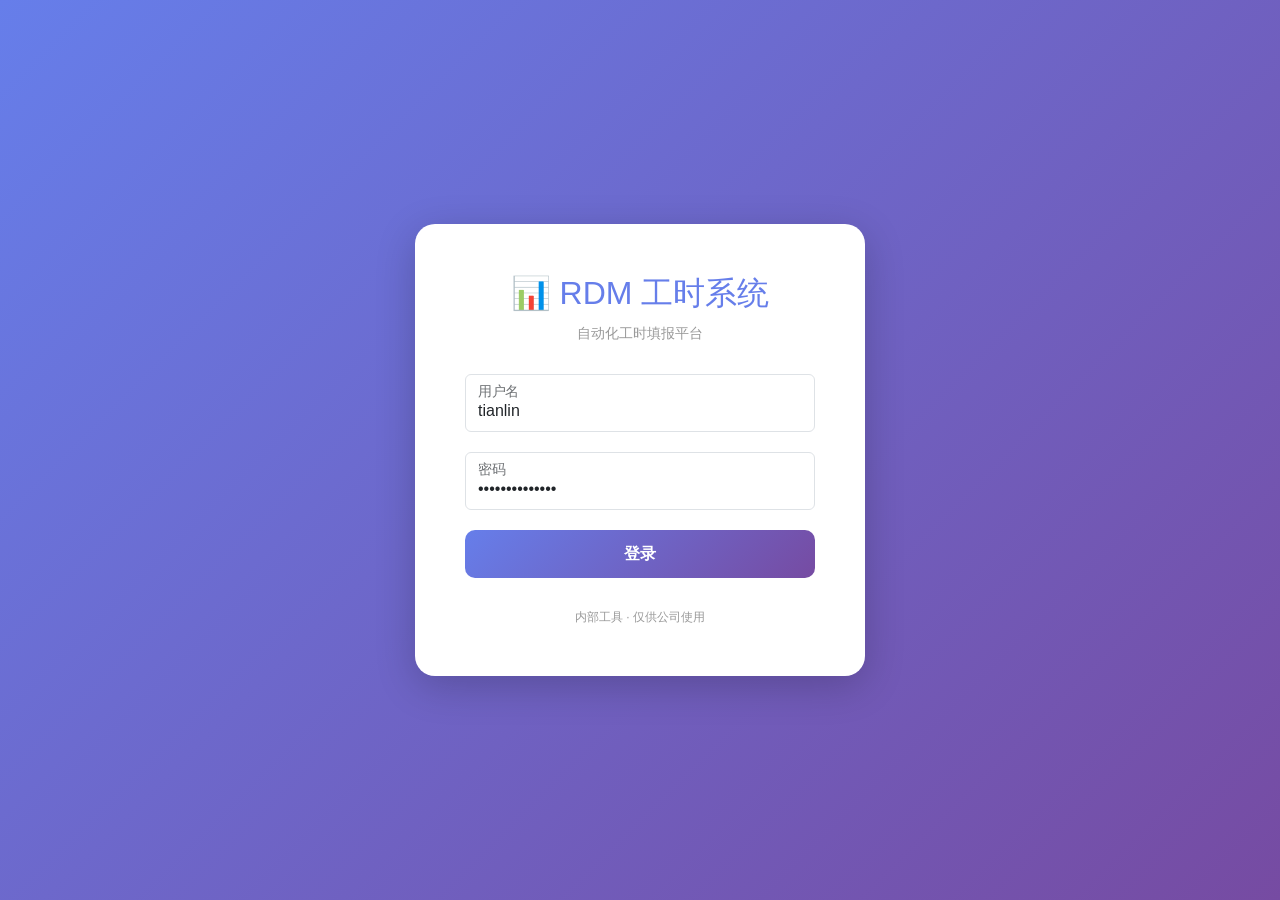
<file: archive/templates_v1/login.html>
<!DOCTYPE html>
<html lang="zh-CN">
<head>
    <meta charset="UTF-8">
    <meta name="viewport" content="width=device-width, initial-scale=1.0">
    <title>RDM 工时填报系统 - 登录</title>
    <link href="https://cdn.jsdelivr.net/npm/bootstrap@5.3.0/dist/css/bootstrap.min.css" rel="stylesheet">
    <style>
        body {
            background: linear-gradient(135deg, #667eea 0%, #764ba2 100%);
            min-height: 100vh;
            display: flex;
            align-items: center;
            justify-content: center;
            font-family: 'Microsoft YaHei', sans-serif;
        }
        .login-container {
            background: white;
            border-radius: 20px;
            box-shadow: 0 10px 40px rgba(0,0,0,0.2);
            padding: 50px;
            width: 100%;
            max-width: 450px;
        }
        .login-logo {
            text-align: center;
            margin-bottom: 30px;
        }
        .login-logo h1 {
            color: #667eea;
            font-size: 32px;
            margin: 0;
        }
        .login-logo p {
            color: #999;
            font-size: 14px;
            margin-top: 10px;
        }
        .form-floating {
            margin-bottom: 20px;
        }
        .form-control:focus {
            border-color: #667eea;
            box-shadow: 0 0 0 0.2rem rgba(102, 126, 234, 0.25);
        }
        .btn-login {
            background: linear-gradient(135deg, #667eea 0%, #764ba2 100%);
            border: none;
            padding: 12px;
            font-size: 16px;
            font-weight: 600;
            border-radius: 10px;
            width: 100%;
            color: white;
            transition: transform 0.2s, box-shadow 0.2s;
        }
        .btn-login:hover {
            transform: translateY(-2px);
            box-shadow: 0 5px 20px rgba(102, 126, 234, 0.4);
            background: linear-gradient(135deg, #764ba2 0%, #667eea 100%);
        }
        .alert {
            display: none;
            border-radius: 10px;
        }
        .footer {
            text-align: center;
            margin-top: 30px;
            color: #999;
            font-size: 12px;
        }
    </style>
</head>
<body>
    <div class="login-container">
        <div class="login-logo">
            <h1>📊 RDM 工时系统</h1>
            <p>自动化工时填报平台</p>
        </div>

        <div id="alertBox" class="alert alert-danger"></div>

        <form id="loginForm">
            <div class="form-floating">
                <input type="text" class="form-control" id="username" placeholder="用户名" value="tianlin" required>
                <label for="username">用户名</label>
            </div>

            <div class="form-floating">
                <input type="password" class="form-control" id="password" placeholder="密码" value="Adapter@202606" required>
                <label for="password">密码</label>
            </div>

            <button type="submit" class="btn btn-login" id="loginBtn">
                <span class="btn-text">登录</span>
                <span class="spinner-border spinner-border-sm" style="display: none;"></span>
            </button>
        </form>

        <div class="footer">
            内部工具 · 仅供公司使用
        </div>
    </div>

    <script src="https://cdn.jsdelivr.net/npm/bootstrap@5.3.0/dist/js/bootstrap.bundle.min.js"></script>
    <script>
        document.getElementById('loginForm').addEventListener('submit', async (e) => {
            e.preventDefault();

            const username = document.getElementById('username').value.trim();
            const password = document.getElementById('password').value.trim();
            const loginBtn = document.getElementById('loginBtn');
            const btnText = loginBtn.querySelector('.btn-text');
            const spinner = loginBtn.querySelector('.spinner-border');
            const alertBox = document.getElementById('alertBox');

            // 显示加载状态
            btnText.textContent = '登录中...';
            spinner.style.display = 'inline-block';
            loginBtn.disabled = true;
            alertBox.style.display = 'none';

            try {
                const response = await fetch('/login', {
                    method: 'POST',
                    headers: {
                        'Content-Type': 'application/json'
                    },
                    body: JSON.stringify({ username, password })
                });

                const data = await response.json();

                if (data.success) {
                    // 登录成功，跳转到主页
                    window.location.href = '/dashboard';
                } else {
                    // 登录失败
                    alertBox.textContent = data.message;
                    alertBox.style.display = 'block';
                }
            } catch (error) {
                alertBox.textContent = '登录失败：' + error.message;
                alertBox.style.display = 'block';
            } finally {
                btnText.textContent = '登录';
                spinner.style.display = 'none';
                loginBtn.disabled = false;
            }
        });
    </script>
</body>
</html>
</file>
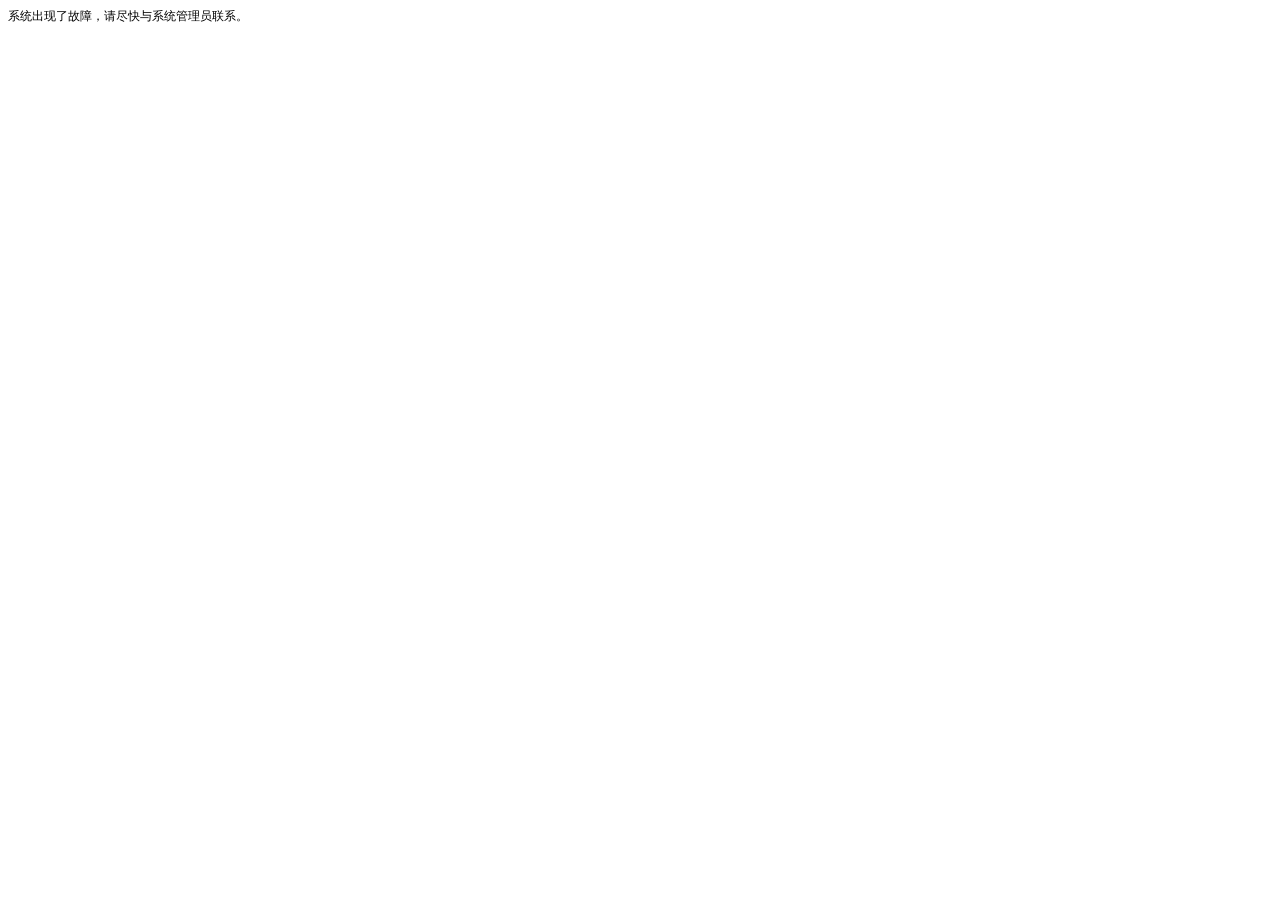
<file: tools/captured/dwr__index.html>
<html>
<head>
    <style>
        BODY{
            border:solid #9c9a9c;
            border-width:0 0 0 0;
        }            
    </style>    
</head>
<body id="error">
     <div id="main" style="display: none">
     	
	 </div>
     <p style="font-size: 12px;">
	    系统出现了故障，请尽快与系统管理员联系。
	</p>
</body>
</html>
</file>
<file: prototype/assets/style.css>
/* ============================================================
 * RDM 工时填报系统 · 原型公共样式
 * 与 templates/dashboard.html 既定视觉规范保持一致
 * ============================================================ */

* { box-sizing: border-box; }

body {
    background-color: #f5f7fa;
    font-family: 'Microsoft YaHei', 'Segoe UI', sans-serif;
    color: #333;
    margin: 0;
    padding: 0;
}

/* ----- 导航栏 ----- */
.navbar {
    background: linear-gradient(135deg, #667eea 0%, #764ba2 100%);
    box-shadow: 0 2px 10px rgba(0,0,0,0.1);
}
.navbar-brand {
    font-weight: 600;
    font-size: 20px;
    color: #fff !important;
}
.navbar-text {
    color: rgba(255,255,255,0.9) !important;
}
.navbar .btn-outline-light {
    border-radius: 8px;
}

/* ----- 卡片 ----- */
.card {
    border: none;
    border-radius: 15px;
    box-shadow: 0 2px 15px rgba(0,0,0,0.05);
    margin-bottom: 25px;
}
.card-header {
    background: #fff;
    border-bottom: 2px solid #f5f7fa;
    padding: 18px 22px;
    border-radius: 15px 15px 0 0;
}
.card-header h5 {
    margin: 0;
    font-weight: 600;
    color: #333;
}

/* ----- 主容器 ----- */
.main-container {
    padding: 25px 0;
}

/* ----- 周信息条 ----- */
.week-bar {
    background: linear-gradient(135deg, #667eea 0%, #764ba2 100%);
    color: #fff;
    padding: 22px 26px;
    border-radius: 15px;
    margin-bottom: 18px;
    display: flex;
    align-items: center;
    justify-content: space-between;
    flex-wrap: wrap;
    gap: 16px;
}
.week-bar h2 {
    font-size: 24px;
    margin: 0;
    font-weight: 600;
}
.week-bar .week-sub {
    margin: 4px 0 0;
    opacity: 0.9;
    font-size: 13px;
}
.week-bar .badge-current {
    background: rgba(255,255,255,0.25);
    color: #fff;
    padding: 3px 10px;
    border-radius: 999px;
    font-size: 12px;
    margin-left: 10px;
    vertical-align: middle;
}
.week-bar .date-picker {
    border: none;
    border-radius: 8px;
    padding: 8px 12px;
    font-size: 14px;
    color: #333;
}
.week-bar .form-check {
    color: #fff;
}
.week-bar .form-check-input {
    cursor: pointer;
}
.week-bar .form-check-input:checked {
    background-color: #fff;
    border-color: #fff;
}
.week-bar .form-check-input:checked + .form-check-label {
    font-weight: 600;
}

/* ----- 回填提示 ----- */
.refill-banner {
    background: #e7f3ff;
    color: #0c5460;
    border-left: 4px solid #0dcaf0;
    padding: 10px 16px;
    border-radius: 8px;
    margin-bottom: 16px;
    font-size: 13px;
    display: flex;
    align-items: center;
    gap: 8px;
}

/* ============================================================
 * 工时表格 · 核心
 * ============================================================ */
.timesheet-card {
    overflow: hidden;
}
.timesheet-wrap {
    overflow-x: auto;
}
.timesheet {
    width: 100%;
    border-collapse: separate;
    border-spacing: 0;
    font-size: 13px;
    table-layout: fixed;
}

.timesheet th, .timesheet td {
    padding: 8px 6px;
    text-align: center;
    vertical-align: middle;
    border-bottom: 1px solid #eef0f5;
}

.timesheet th {
    background: #f8f9fa;
    color: #555;
    font-weight: 600;
    padding-top: 12px;
    padding-bottom: 12px;
    position: sticky;
    top: 0;
    z-index: 1;
}

.timesheet thead .day-weekday {
    display: block;
    font-size: 14px;
    color: #333;
}
.timesheet thead .day-date {
    display: block;
    font-size: 12px;
    color: #999;
    margin-top: 2px;
}

.timesheet th.col-task {
    text-align: left;
    padding-left: 16px;
    width: 220px;
}
.timesheet th.col-day {
    width: 96px;
}
.timesheet th.col-total {
    width: 76px;
}

.timesheet th.col-day.weekend {
    background: #fff3cd;
    color: #856404;
}
.timesheet th.col-day.today {
    background: #d1ecf1;
    color: #0c5460;
}

/* 任务行 */
.timesheet td.cell-task {
    text-align: left;
    padding: 10px 16px;
}
.task-name {
    font-weight: 600;
    color: #333;
    font-size: 14px;
    line-height: 1.3;
}
.task-project {
    font-size: 12px;
    color: #999;
    margin-top: 2px;
    line-height: 1.2;
}
.task-source {
    display: inline-block;
    margin-left: 6px;
    padding: 1px 7px;
    border-radius: 4px;
    font-size: 11px;
    font-weight: 600;
    vertical-align: middle;
    line-height: 1.6;
}
.task-source.responsible {
    background: #667eea;
    color: #fff;
}
.task-source.participate {
    background: #e7f3ff;
    color: #0066cc;
}
.task-source.both {
    background: linear-gradient(135deg, #667eea 0%, #764ba2 100%);
    color: #fff;
}

/* 单元格 (小时 + 完成率) */
.cell-day {
    padding: 6px 4px;
}
.cell-day.weekend {
    background: #fbfbfc;
}
.cell-day.weekend-disabled {
    background: #f3f4f6;
    position: relative;
}
.cell-day.weekend-disabled::after {
    content: "🔒";
    position: absolute;
    top: 4px;
    right: 4px;
    font-size: 10px;
    opacity: 0.4;
}
.cell-day .cell-input-group {
    display: flex;
    flex-direction: column;
    gap: 4px;
    align-items: center;
}
.cell-day .input-line {
    display: flex;
    align-items: center;
    justify-content: center;
    gap: 2px;
}
.cell-day .input-line .icon {
    font-size: 11px;
    color: #999;
    width: 12px;
    text-align: center;
}
.cell-day .input-hour {
    width: 56px;
    text-align: center;
    border: 1px solid #dee2e6;
    border-radius: 5px;
    padding: 4px 6px;
    font-size: 13px;
    font-weight: 600;
    color: #333;
}
.cell-day .input-rate {
    width: 48px;
    text-align: center;
    border: 1px solid #e7e9ee;
    border-radius: 5px;
    padding: 3px 5px;
    font-size: 11px;
    color: #666;
}
.cell-day .input-rate-suffix {
    font-size: 10px;
    color: #999;
    margin-left: -2px;
}
.cell-day .input-hour:focus,
.cell-day .input-rate:focus {
    border-color: #667eea;
    outline: none;
    box-shadow: 0 0 0 0.15rem rgba(102, 126, 234, 0.25);
}
.cell-day .input-hour.invalid,
.cell-day .input-rate.invalid {
    border-color: #dc3545;
    background: #fff5f6;
}
.cell-day.weekend-disabled .input-hour,
.cell-day.weekend-disabled .input-rate {
    opacity: 0.45;
    pointer-events: none;
    background: #f3f4f6;
}

/* 选中行高亮（U1 批量填充用） */
.timesheet tbody tr.row-selected {
    background: linear-gradient(90deg, rgba(102,126,234,0.08), rgba(118,75,162,0.06));
    box-shadow: inset 3px 0 0 #667eea;
}
.timesheet tbody tr {
    cursor: pointer;
    transition: background 0.15s;
}
.timesheet tbody tr:hover:not(.row-selected) {
    background: #f8f9fc;
}

/* 行末合计 */
.cell-total {
    font-size: 16px;
    font-weight: 700;
    color: #5a4dc4;
}

/* 表尾合计行 */
.timesheet tfoot td {
    background: #eef0fb;
    font-weight: 600;
    font-size: 13px;
    color: #333;
    padding: 12px 6px;
    border-top: 2px solid #d8dcef;
    border-bottom: none;
}
.timesheet tfoot td.cell-task {
    color: #5a4dc4;
}
.timesheet tfoot .col-warn {
    color: #dc3545;
}
.timesheet tfoot .col-warn::after {
    content: " ⚠";
}

/* 空态 */
.empty-state {
    text-align: center;
    padding: 60px 20px;
    color: #999;
}
.empty-state .empty-icon {
    font-size: 56px;
    color: #dee2e6;
    margin-bottom: 18px;
}
.empty-state h5 {
    color: #555;
    margin-bottom: 8px;
}
.empty-state p {
    font-size: 13px;
    margin-bottom: 18px;
}

/* ----- 操作面板 ----- */
.action-panel .btn-action {
    border-radius: 10px;
    padding: 11px 18px;
    font-weight: 600;
    font-size: 14px;
}
.action-panel .btn-primary {
    background: linear-gradient(135deg, #667eea 0%, #764ba2 100%);
    border: none;
}
.action-panel .btn-primary:hover {
    background: linear-gradient(135deg, #764ba2 0%, #667eea 100%);
    transform: translateY(-1px);
    box-shadow: 0 5px 12px rgba(102, 126, 234, 0.3);
}
.summary-block {
    margin-top: 16px;
    padding: 14px;
    background: #f8f9fa;
    border-radius: 10px;
    font-size: 13px;
    color: #555;
}
.summary-block .row {
    display: flex;
    justify-content: space-between;
    padding: 4px 0;
}
.summary-block .row strong {
    color: #5a4dc4;
}

/* ----- U1 批量填充块 ----- */
.bulk-fill-block {
    margin-top: 16px;
    padding: 14px;
    background: linear-gradient(135deg, rgba(102,126,234,0.06) 0%, rgba(118,75,162,0.06) 100%);
    border: 1px dashed rgba(102,126,234,0.4);
    border-radius: 10px;
}
.bulk-fill-block .bulk-title {
    font-weight: 600;
    color: #5a4dc4;
    font-size: 13px;
    margin-bottom: 4px;
}
.bulk-fill-block .bulk-hint {
    font-size: 11px;
    color: #888;
    margin-bottom: 10px;
}
.bulk-fill-block select.form-select-sm {
    margin-bottom: 8px;
}
.bulk-fill-block .bulk-row {
    display: flex;
    align-items: center;
    gap: 6px;
    margin-bottom: 6px;
    font-size: 12px;
    color: #555;
}
.bulk-fill-block .bulk-row label {
    flex: 0 0 70px;
    margin: 0;
}
.bulk-fill-block .bulk-row input {
    flex: 1;
    height: 30px;
}
.bulk-fill-block .bulk-suffix {
    font-size: 12px;
    color: #888;
}
.bulk-fill-block .btn {
    font-size: 12px;
    padding: 5px 10px;
    border-color: rgba(102,126,234,0.5);
    color: #5a4dc4;
}
.bulk-fill-block .btn:hover {
    background: linear-gradient(135deg, #667eea 0%, #764ba2 100%);
    color: #fff;
    border-color: transparent;
}

/* ----- 进度面板 ----- */
.progress-modal .modal-content {
    border-radius: 15px;
    border: none;
}
.progress-modal .modal-header {
    background: linear-gradient(135deg, #667eea 0%, #764ba2 100%);
    color: #fff;
    border-radius: 15px 15px 0 0;
    border-bottom: none;
}
.progress-modal .modal-header.error {
    background: linear-gradient(135deg, #dc3545 0%, #a71d2a 100%);
}
.progress-modal .progress {
    height: 12px;
    border-radius: 999px;
    background: #eef0fb;
}
.progress-modal .progress-bar {
    background: linear-gradient(135deg, #667eea 0%, #764ba2 100%);
}
.progress-modal .task-list {
    margin-top: 18px;
    max-height: 320px;
    overflow-y: auto;
}
.progress-modal .task-item {
    display: flex;
    align-items: center;
    padding: 8px 12px;
    border-bottom: 1px solid #f0f0f0;
    font-size: 13px;
}
.progress-modal .task-item .status-icon {
    width: 22px;
    text-align: center;
    margin-right: 10px;
    font-size: 16px;
}
.progress-modal .task-item .task-text {
    flex: 1;
}
.progress-modal .task-item .task-text strong {
    color: #333;
}
.progress-modal .task-item .task-text .meta {
    font-size: 12px;
    color: #999;
    margin-top: 2px;
}
.progress-modal .task-item.success .status-icon { color: #28a745; }
.progress-modal .task-item.pending .status-icon { color: #adb5bd; }
.progress-modal .task-item.in-progress .status-icon { color: #667eea; }
.progress-modal .task-item.retrying .status-icon { color: #ffc107; }
.progress-modal .task-item.failed .status-icon { color: #dc3545; }
.progress-modal .modal-footer-note {
    font-size: 12px;
    color: #999;
    padding-top: 12px;
    text-align: center;
}

/* 失败弹窗 */
.fail-modal .modal-content {
    border-radius: 15px;
    border: 2px solid #dc3545;
}
.fail-modal .modal-header {
    background: #fff5f6;
    color: #a71d2a;
    border-bottom: 1px solid #f5c2c7;
    border-radius: 13px 13px 0 0;
}
.fail-modal .fail-icon {
    color: #dc3545;
    font-size: 18px;
    margin-right: 6px;
}
.fail-modal .fail-detail {
    background: #fff5f6;
    border-radius: 8px;
    padding: 14px 16px;
    margin: 12px 0;
    font-size: 13px;
    color: #842029;
}
.fail-modal .pending-list {
    background: #fffbea;
    border-left: 4px solid #ffc107;
    padding: 12px 16px;
    border-radius: 8px;
    font-size: 13px;
    color: #856404;
}
.fail-modal .pending-list ul {
    margin: 6px 0 0 0;
    padding-left: 22px;
}

/* ----- toast ----- */
.toast-stack {
    position: fixed;
    top: 76px;
    right: 24px;
    z-index: 1080;
    display: flex;
    flex-direction: column;
    gap: 10px;
}
.toast-item {
    min-width: 280px;
    background: #fff;
    border-radius: 10px;
    box-shadow: 0 6px 20px rgba(0,0,0,0.12);
    padding: 12px 16px;
    border-left: 4px solid #667eea;
    font-size: 13px;
    display: flex;
    align-items: center;
    gap: 10px;
    animation: toast-in 0.25s ease-out;
}
.toast-item.success { border-left-color: #28a745; }
.toast-item.error { border-left-color: #dc3545; }
.toast-item.warn { border-left-color: #ffc107; }
.toast-item.info { border-left-color: #0dcaf0; }
.toast-item .toast-icon { font-size: 18px; }
.toast-item.success .toast-icon { color: #28a745; }
.toast-item.error .toast-icon { color: #dc3545; }
.toast-item.warn .toast-icon { color: #ffc107; }
.toast-item.info .toast-icon { color: #0dcaf0; }
@keyframes toast-in {
    from { transform: translateX(20px); opacity: 0; }
    to { transform: translateX(0); opacity: 1; }
}

/* ----- 登录页 ----- */
.login-page {
    background: linear-gradient(135deg, #667eea 0%, #764ba2 100%);
    min-height: 100vh;
    display: flex;
    align-items: center;
    justify-content: center;
}
.login-card {
    background: #fff;
    border-radius: 20px;
    box-shadow: 0 12px 40px rgba(0,0,0,0.22);
    padding: 44px 40px;
    width: 100%;
    max-width: 440px;
}
.login-card h1 {
    color: #667eea;
    font-size: 30px;
    margin: 0 0 6px;
    text-align: center;
    font-weight: 700;
}
.login-card .login-sub {
    color: #999;
    font-size: 13px;
    text-align: center;
    margin-bottom: 28px;
}
.login-card .form-floating {
    margin-bottom: 16px;
}
.login-card .form-control:focus {
    border-color: #667eea;
    box-shadow: 0 0 0 0.2rem rgba(102, 126, 234, 0.25);
}
.login-card .remember-row {
    display: flex;
    align-items: flex-start;
    justify-content: space-between;
    margin: 6px 2px 14px;
    gap: 8px;
}
.login-card .remember-row .form-check-label {
    font-size: 14px;
    color: #333;
    cursor: pointer;
}
.login-card .remember-hint {
    font-size: 11px;
    color: #d4a017;
    margin: 4px 0 0 22px;
    display: block;
    line-height: 1.4;
}
.login-card .remember-hint .icon {
    margin-right: 2px;
}
.login-card .clear-link {
    background: none;
    border: none;
    color: #667eea;
    font-size: 12px;
    text-decoration: underline;
    padding: 0;
    cursor: pointer;
    white-space: nowrap;
}
.login-card .clear-link:hover {
    color: #764ba2;
}
.login-card .btn-login {
    background: linear-gradient(135deg, #667eea 0%, #764ba2 100%);
    border: none;
    padding: 12px;
    font-size: 16px;
    font-weight: 600;
    border-radius: 10px;
    width: 100%;
    color: #fff;
    transition: transform 0.2s, box-shadow 0.2s;
    margin-top: 6px;
}
.login-card .btn-login:hover {
    transform: translateY(-2px);
    box-shadow: 0 5px 20px rgba(102, 126, 234, 0.4);
    background: linear-gradient(135deg, #764ba2 0%, #667eea 100%);
}
.login-card .login-footer {
    text-align: center;
    color: #aaa;
    font-size: 12px;
    margin-top: 22px;
}
.login-alert {
    background: #fff5f6;
    color: #842029;
    border-left: 4px solid #dc3545;
    padding: 10px 14px;
    border-radius: 8px;
    margin-bottom: 16px;
    font-size: 13px;
    display: none;
}

/* ----- 原型横幅（醒目，提醒非正式系统） ----- */
.proto-ribbon {
    background: #fff3cd;
    color: #856404;
    text-align: center;
    padding: 6px 10px;
    font-size: 12px;
    border-bottom: 1px solid #ffe69c;
}
.proto-ribbon strong {
    color: #6e4f00;
}
</file>
